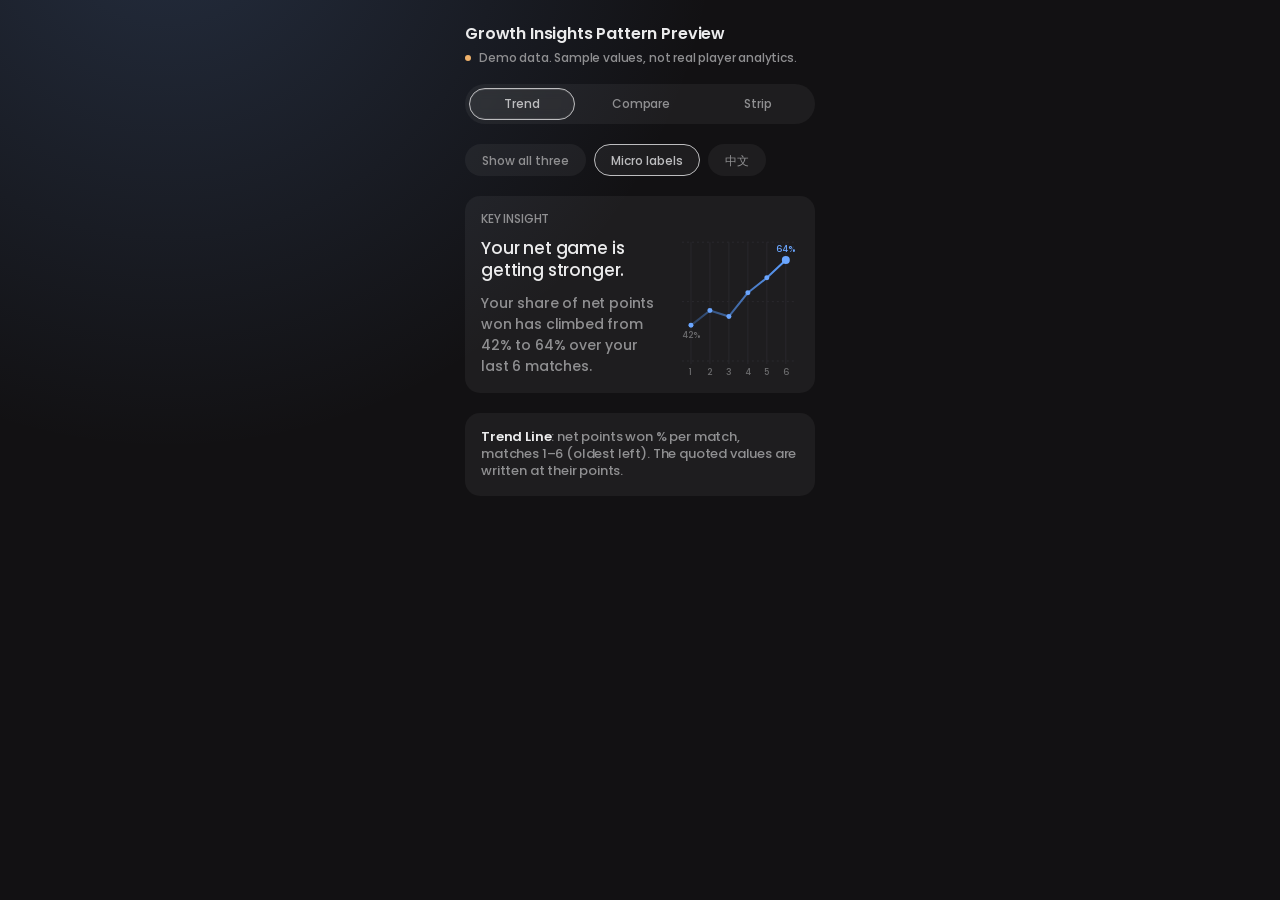
<file: project/prototypes/growth-insights-patterns.html>
<!DOCTYPE html>
<html lang="en">
<head>
<meta charset="utf-8">
<meta name="viewport" content="width=device-width, initial-scale=1, viewport-fit=cover">
<meta name="robots" content="noindex">
<title>Growth Insights Patterns</title>
<!--
  PROTOTYPE ONLY (Han, 2026-10-24): the split KeyInsight with its three charts, on demo data.
  The tile and charts are the V2 DS components (.rw-key.is-split, .rw-key-chart, key-chart.js); this page only
  feeds them sample data. Not wired to the app, the Grow engine or Supabase. Delete project/prototypes/ to remove.
-->
<link rel="stylesheet" href="../_ds/learning-app-design-system-e32a09db-3d6a-49a3-8d8c-ead805c40fc1/tokens/fonts.css">
<link rel="stylesheet" href="../_ds/learning-app-design-system-e32a09db-3d6a-49a3-8d8c-ead805c40fc1/tokens/colors.css">
<link rel="stylesheet" href="../_ds/learning-app-design-system-e32a09db-3d6a-49a3-8d8c-ead805c40fc1/tokens/typography.css">
<link rel="stylesheet" href="../_ds/learning-app-design-system-e32a09db-3d6a-49a3-8d8c-ead805c40fc1/tokens/spacing.css">
<link rel="stylesheet" href="../_ds/learning-app-design-system-e32a09db-3d6a-49a3-8d8c-ead805c40fc1/tokens/effects.css">
<link rel="stylesheet" href="../_ds/learning-app-design-system-e32a09db-3d6a-49a3-8d8c-ead805c40fc1/tokens/v2.css">
<link rel="stylesheet" href="../_ds/learning-app-design-system-e32a09db-3d6a-49a3-8d8c-ead805c40fc1/components-v2.css">
<script src="../_ds/learning-app-design-system-e32a09db-3d6a-49a3-8d8c-ead805c40fc1/key-chart.js"></script>
<style>
  /* Page chrome only; the tiles are DS components. */
  *{box-sizing:border-box;}
  html,body{margin:0;min-height:100%;background:var(--rw-bg-app);color:var(--rw-text-primary);font-family:var(--font-sans);-webkit-font-smoothing:antialiased;}
  .page{min-height:100vh;display:flex;justify-content:center;}
  .phone{width:100%;max-width:390px;padding:24px 20px 48px;display:flex;flex-direction:column;gap:20px;}
  .head{display:flex;flex-direction:column;gap:8px;}
  .head h1{font:var(--rw-type-appbar-title);letter-spacing:var(--rw-tracking);margin:0;}
  .demo{display:flex;align-items:center;gap:8px;font:var(--rw-type-caption);letter-spacing:var(--rw-tracking);color:var(--rw-text-secondary);}
  .demo i{width:6px;height:6px;border-radius:50%;background:var(--rw-loss);flex-shrink:0;}
  .opts{display:flex;flex-wrap:wrap;gap:8px;}
  .opts .rw-pill{background:var(--rw-surface-fill);}
  .stack{display:flex;flex-direction:column;gap:16px;}
  .label{font:var(--rw-type-caption);letter-spacing:var(--rw-tracking);color:var(--rw-chart-label-fg);margin:4px 0 -8px;}
  .note{display:flex;flex-direction:column;gap:6px;font:var(--rw-type-meta);letter-spacing:var(--rw-tracking);color:var(--rw-text-secondary);}
  .note b{font-weight:600;color:var(--rw-text-primary);}
</style>
</head>
<body>
<div class="page rw-scroll is-v2"><div class="phone">
  <div class="head">
    <h1 id="h-title"></h1>
    <div class="demo"><i></i><span id="h-demo"></span></div>
  </div>
  <div class="rw-surface rw-tabs is-sm" role="tablist" id="tabs"></div>
  <div class="opts" id="opts"></div>
  <div class="stack" id="stack"></div>
  <div class="rw-surface rw-tile note" id="note"></div>
</div></div>

<script>
// Demo data only, in the chart shape the Growth Insights Engine V2 will emit. Not real player analytics.
const DEMO = {
  trend: { pattern: 'trend', values: [42, 47, 45, 53, 58, 64], min: 30, max: 70, ticks: [30, 50, 70], unit: '%' },  // net points won %
  compare: { pattern: 'compare', values: [3, 2, 2, 1, 1, 1], split: 3, min: 0, max: 4, ticks: [0, 2, 4] },           // defensive mistakes: 7 then 3
  strip: { pattern: 'strip', values: [2, 0, 1, 3, 0, 2], min: 0, max: 4, ticks: [0, 2, 4] }                          // serve errors per match
};

const T = {
  en: {
    title: 'Growth Insights Pattern Preview', demo: 'Demo data. Sample values, not real player analytics.',
    eyebrow: 'Key insight', tabs: { trend: 'Trend', compare: 'Compare', strip: 'Strip' },
    all: 'Show all three', labels: 'Micro labels', lang: '中文',
    names: { trend: 'A · Trend Line', compare: 'B · Comparison Chart', strip: 'C · Match Strip' },
    trend: { t: 'Your net game is getting stronger.', b: 'Your share of net points won has climbed from 42% to 64% over your last 6 matches.' },
    compare: { t: 'Your defence is improving.', b: 'You mentioned defensive mistakes 3 times in your last 3 matches, compared with 7 in the previous 3.' },
    strip: { t: 'Serve errors keep showing up.', b: 'You made serve errors in 4 of your last 6 matches, 8 in total.' },
    notes: {
      trend: '<b>Trend Line</b>: net points won % per match, matches 1–6 (oldest left). The quoted values are written at their points.',
      compare: '<b>Comparison Chart</b>: defensive mistakes mentioned per match. Previous 3 in grey (7 in total), last 3 in blue (3 in total).',
      strip: '<b>Match Strip</b>: serve errors per match. Orange = it happened (4 of 6 matches, 8 in total), grey on the zero line = it didn\'t.'
    }
  },
  zh: {
    title: '成长洞察图形预览', demo: '演示数据，仅为示例数值，并非真实球员分析。',
    eyebrow: '关键洞察', tabs: { trend: '趋势线', compare: '对比图', strip: '比赛条' },
    all: '同时显示三个', labels: '小标签', lang: 'English',
    names: { trend: 'A · 趋势线', compare: 'B · 对比图', strip: 'C · 比赛条' },
    trend: { t: '你的网前越来越强了。', b: '最近 6 场，你的网前得分率从 42% 升到了 64%。' },
    compare: { t: '你的防守在进步。', b: '最近 3 场你提到防守失误 3 次，之前 3 场是 7 次。' },
    strip: { t: '发球失误反复出现。', b: '最近 6 场里有 4 场出现发球失误，一共 8 次。' },
    notes: {
      trend: '<b>趋势线</b>：每场网前得分占比，第 1–6 场（左边最早）。文字引用的数值直接标在对应的点上。',
      compare: '<b>对比图</b>：每场提到的防守失误。之前 3 场灰色（共 7 次），最近 3 场蓝色（共 3 次）。',
      strip: '<b>比赛条</b>：每场发球失误。橙色 = 出现了（6 场中 4 场，共 8 次），零线上的灰色 = 没有。'
    }
  }
};

const qs = new URLSearchParams(location.search);
const S = {
  pattern: ['trend', 'compare', 'strip'].includes(qs.get('p')) ? qs.get('p') : 'trend',
  all: qs.get('all') === '1',
  labels: qs.get('labels') !== '0',
  lang: qs.get('lang') === 'zh' || (!qs.get('lang') && /^zh/i.test(navigator.language)) ? 'zh' : 'en'
};

const el = (tag, cls, html) => { const n = document.createElement(tag); if (cls) n.className = cls; if (html != null) n.innerHTML = html; return n; };

// DS split KeyInsight: .rw-key.is-split > .rw-key-head + .rw-key-split > text + .rw-key-chart
function tile(kind, tx) {
  const t = el('div', 'rw-surface rw-tile rw-key is-split');
  t.innerHTML = `<div class="rw-key-head"><span class="rw-label">${tx.eyebrow}</span></div>
    <div class="rw-key-split"><div class="rw-key-split-text"><p class="rw-key-title">${tx[kind].t}</p><p class="rw-key-body">${tx[kind].b}</p></div><div class="rw-key-chart"></div></div>`;
  return t;
}

function render() {
  const tx = T[S.lang];
  document.documentElement.lang = S.lang === 'zh' ? 'zh-CN' : 'en';
  document.getElementById('h-title').textContent = tx.title;
  document.getElementById('h-demo').textContent = tx.demo;

  const tabs = document.getElementById('tabs'); tabs.innerHTML = '';
  ['trend', 'compare', 'strip'].forEach(k => {
    const on = !S.all && S.pattern === k, b = el('button', 'rw-tab' + (on ? ' is-active' : ''), tx.tabs[k]);
    b.setAttribute('role', 'tab'); b.setAttribute('aria-selected', on);
    b.onclick = () => { S.pattern = k; S.all = false; sync(); };
    tabs.appendChild(b);
  });

  const opts = document.getElementById('opts'); opts.innerHTML = '';
  [[tx.all, S.all, () => S.all = !S.all], [tx.labels, S.labels, () => S.labels = !S.labels], [tx.lang, false, () => S.lang = S.lang === 'zh' ? 'en' : 'zh']].forEach(([label, on, fn]) => {
    const b = el('button', 'rw-pill rw-pill-sm' + (on ? ' is-active' : ''), label);
    b.setAttribute('aria-pressed', on); b.onclick = () => { fn(); sync(); };
    opts.appendChild(b);
  });

  const kinds = S.all ? ['trend', 'compare', 'strip'] : [S.pattern];
  const stack = document.getElementById('stack'); stack.innerHTML = '';
  kinds.forEach(k => {
    if (S.all) stack.appendChild(el('div', 'label', tx.names[k]));
    const t = tile(k, tx);
    stack.appendChild(t);
    RWKeyChart.render(t.querySelector('.rw-key-chart'), { ...DEMO[k], labels: S.labels });
  });
  document.getElementById('note').innerHTML = kinds.map(k => `<div>${tx.notes[k]}</div>`).join('');
}

function sync() {
  const q = new URLSearchParams();
  q.set('p', S.pattern); if (S.all) q.set('all', '1'); if (!S.labels) q.set('labels', '0'); q.set('lang', S.lang);
  history.replaceState(null, '', '?' + q.toString());
  render();
}
render();
</script>
</body>
</html>
</file>
<file: project/_ds/learning-app-design-system-e32a09db-3d6a-49a3-8d8c-ead805c40fc1/tokens/fonts.css>
/* Poppins — matched by eye from the reference mock. Bundled from Google Fonts (scripts/vendor-assets.sh) so the
   iOS app never needs the network for type. */
@import url("../../../assets/fonts/poppins/poppins.css");
</file>
<file: project/_ds/learning-app-design-system-e32a09db-3d6a-49a3-8d8c-ead805c40fc1/tokens/colors.css>
:root {
  /* =========================================================
     1. PRIMITIVE TOKENS
     Raw color values. Components should usually use semantic
     tokens below instead of referencing these directly.
     ========================================================= */

  /* Brand */
  --accent-500: #d4f25c;
  --accent: var(--accent-500);

  /* Standalone app background */
  --app-background: #1b1a1d;

  /* Figma prototype accent and result colors */
  --blue-action: #0065ff;
  --blue-win: #6ba6ff;
  --blue-win-soft: #6798ff;
  --orange-loss: #f78406;

  /* Cool neutral scale — black to white (neutral-400 is #8F8F91) */
  --neutral-0: #000000;
  --neutral-75: #202020;
  --neutral-100: #242425;
  --neutral-200: #474749;
  --neutral-300: #6b6b6d;
  --neutral-400: #8f8f91;
  --neutral-500: #a6a6a8;
  --neutral-600: #bdbdbf;
  --neutral-700: #d4d4d5;
  --neutral-800: #ebebec;
  --neutral-900: #ffffff;

  /* Neutral / dark scale */
  --ink-0: #000000;
  --ink-1: #1b1a1d;
  --ink-2: #2a292e;
  --ink-3: #2c2b30;
  --ink-4: #3a393e;
  --ink-5: #4f4e53;
  --grey-400: #8f8f91;
  --grey-200: #c9c9cb;
  --white: #ffffff;

  /* Extended palette — inherited from the original prototype */
  --lilac-300: #e0d3f2;
  --lilac-500: #c5afe4;
  --lilac-600: #b197d2;
  --sage-100: #eaf0e7;
  --sage-300: #e8e9e0;
  --sage-500: #cfdecb;
  --butter-300: #fff3cf;
  --butter-500: #fee7a6;

  /* Figma primitive palette — imported from Badminton App / Section 2 */
  /* Blue */
  --blue-50: #e6eefc;
  --blue-75: #97bbf4;
  --blue-100: #6c9fef;
  --blue-200: #2d75e8;
  --blue-300: #0259e3;
  --blue-400: #013e9f;
  --blue-500: #01368a;

  /* Orange */
  --orange-50: #fff3e6;
  --orange-75: #ffce98;
  --orange-100: #ffba6d;
  --orange-200: #ff9c2e;
  --orange-300: #ff8803;
  --orange-400: #b35f02;
  --orange-500: #9c5302;

  /* Violet */
  --violet-1: #eaeaec;
  --violet-2: #cbccd1;
  --violet-3: #a3a3ac;
  --violet-4: #787885;
  --violet-5: #4f5061;
  --violet-6: #28293e;
  --violet-7: #222335;
  --violet-8: #1c1d2c;
  --violet-9: #171723;
  --violet-10: #12121c;

  /* Green */
  --green-50: #e6f9f1;
  --green-75: #98e6c4;
  --green-100: #6ddcac;
  --green-200: #2ecd88;
  --green-300: #03c370;
  --green-400: #02894e;
  --green-500: #027744;

  /* Yellow */
  --yellow-50: #fffae6;
  --yellow-75: #ffea97;
  --yellow-100: #ffe16c;
  --yellow-200: #ffd52d;
  --yellow-300: #ffcc02;
  --yellow-400: #b38f01;
  --yellow-500: #9c7c01;

  /* Cyan */
  --cyan-50: #e6fafc;
  --cyan-75: #96ebf1;
  --cyan-100: #6be3eb;
  --cyan-200: #2bd6e3;
  --cyan-300: #00cedd;
  --cyan-400: #00909b;
  --cyan-500: #007e87;

  /* Purple */
  --purple-50: #f0e6fa;
  --purple-75: #c096eb;
  --purple-100: #a66be2;
  --purple-200: #802bd6;
  --purple-300: #6600cd;
  --purple-400: #470090;
  --purple-500: #3e007d;
  /* Red */
  --red-50: #ffefef;
  --red-75: #ffbcbc;
  --red-100: #ffa0a0;
  --red-200: #ff7878;
  --red-300: #ff5c5c;
  --red-400: #b34040;
  --red-500: #9c3838;

  /* =========================================================
     2. SEMANTIC TOKENS
     Describe what a color does, not what the color looks like.
     New product UI should prefer these tokens.
     ========================================================= */

  /* Background */
  --bg-primary: var(--app-background);
  --bg-secondary: var(--ink-2);

  /* Surface */
  --surface-primary: var(--violet-6);
  --surface-secondary: var(--violet-7);
  --surface-muted: var(--violet-8);
  --surface-inset-light: rgba(255, 255, 255, .55);

  /* Text */
  --text-primary: var(--neutral-800);
  --text-secondary: var(--neutral-400);
  --text-tertiary: var(--neutral-300);
  --text-inverse: var(--ink-1);

  /* Ghost button */
  --ghost-button-outline: var(--neutral-200);
  --ghost-button-outline-highlight: var(--neutral-600);

  /* Input field */
  --input-field-text-default: var(--neutral-300);
  --input-field-bg: var(--neutral-75);
  --input-field-outline: var(--neutral-200);

  /* Border */
  --border-default: var(--violet-5);
  /* Hairline between sections inside a tile: a quiet grey a step lighter than --surface-primary. */
  --divider: var(--neutral-200);
  /* Round icon badge (avatar-style circle) inside a tile or row: one fill and one soft-white icon everywhere. */
  --icon-badge-bg: var(--surface-muted);
  --icon-badge-fg: var(--neutral-600);
  /* Outline of an unselected control: ghost buttons (+ / −), radio circles, checkboxes. Same colour and weight everywhere. */
  --control-outline: var(--ghost-button-outline);
  /* Selected radio / checkbox: off-white fill with a dark check (same pair as a selected chip). */
  --control-selected-bg: var(--text-primary);
  --control-selected-fg: var(--text-inverse);
  --border-strong: var(--white);

  /* Action */
  --action-primary: var(--blue-300);
  --action-on-primary: var(--neutral-800);
  --action-secondary: var(--app-background);

  /* Bottom navigation */
  --bottom-nav-outline: var(--neutral-100);

  /* Circular icon button */
  --icon-button-bg: var(--neutral-75);

  /* Filter pill */
  --filter-pill-bg: var(--neutral-75);
  --filter-pill-text-default: var(--text-secondary);
  --filter-pill-text-selected: var(--text-primary);
  --filter-pill-border-selected: var(--ghost-button-outline-highlight);

  /* Score pill */
  --score-pill-bg: var(--violet-7);

  /* Match result */
  --status-win: var(--blue-100);
  --status-loss: var(--orange-200);
  /* Feedback */
  --status-error: var(--rw-color-status-error);   /* V1 alias of the V2 error red (#F28C85, Han 2026-10-25) */

  /* Illustration — empty, error, success and connection states */
  --illustration-backdrop: var(--blue-100);
  --illustration-line: var(--blue-100);
  --illustration-fill: var(--blue-200);
  --illustration-surface: var(--bg-primary);
  --illustration-detail: var(--blue-50);

  /* Progress */
  --progress-active: var(--blue-100);
  --progress-inactive: var(--violet-8);
  --progress-start: var(--progress-active);
  --progress-end: var(--progress-inactive);
  --progress-track: var(--progress-inactive);


  /* =========================================================
     3. COMPATIBILITY ALIASES
     Keep older prototype names working while the app gradually
     moves to the semantic token names above.
     ========================================================= */

  --bg-app: var(--bg-primary);
  --bg-canvas: var(--bg-secondary);

  --surface-raised: var(--surface-primary);
  --surface-chip: var(--surface-primary);
  --surface-card-lilac: var(--lilac-500);
  --surface-card-sage: var(--sage-500);
  --surface-card-butter: var(--butter-500);

  --text-on-dark: var(--text-primary);
  --text-on-dark-muted: var(--text-secondary);
  --text-on-dark-subtle: var(--text-tertiary);
  --text-on-light: var(--text-inverse);
  --text-on-light-muted: rgba(27, 26, 29, .55);

  --border-dark: var(--border-default);
  --border-active: var(--border-strong);
}
</file>
<file: project/_ds/learning-app-design-system-e32a09db-3d6a-49a3-8d8c-ead805c40fc1/tokens/typography.css>
:root{
/* =========================================================
   TYPOGRAPHY PRIMITIVES
   ========================================================= */

/* Family */
--font-family-sans:"Poppins",system-ui,sans-serif;

/* Weight */
--font-weight-regular:400;/* @kind font */
--font-weight-medium:500;/* @kind font */
--font-weight-semibold:600;/* @kind font */

/* Size */
--font-size-10:10px;
--font-size-12:12px;
--font-size-14:14px;
--font-size-16:16px;
--font-size-20:20px;
--font-size-24:24px;
--font-size-32:32px;
--font-size-40:40px;
--font-size-52:52px;

/* Line height */
--line-height-12:12px;
--line-height-16:16px;
--line-height-20:20px;
--line-height-24:24px;
--line-height-28:28px;
--line-height-32:32px;
--line-height-40:40px;
--line-height-52:52px;

/* Numeric behavior */
--font-variant-numeric-metric:tabular-nums;


/* =========================================================
   SEMANTIC TYPOGRAPHY
   ========================================================= */

/* Heading */
--type-heading-xl:var(--font-weight-semibold) var(--font-size-32)/var(--line-height-40) var(--font-family-sans);
--type-heading-l:var(--font-weight-semibold) var(--font-size-24)/var(--line-height-32) var(--font-family-sans);
--type-heading-m:var(--font-weight-semibold) var(--font-size-20)/var(--line-height-24) var(--font-family-sans);
--type-heading-s:var(--font-weight-semibold) var(--font-size-16)/var(--line-height-20) var(--font-family-sans);

/* Body */
--type-body-l:var(--font-weight-regular) var(--font-size-16)/var(--line-height-24) var(--font-family-sans);
--type-body-m:var(--font-weight-regular) var(--font-size-14)/var(--line-height-20) var(--font-family-sans);

/* Label */
--type-label-m:var(--font-weight-medium) var(--font-size-12)/var(--line-height-16) var(--font-family-sans);
--type-label-s:var(--font-weight-medium) var(--font-size-10)/var(--line-height-12) var(--font-family-sans);

/* Metric */
--type-metric-l:var(--font-weight-medium) var(--font-size-52)/var(--line-height-52) var(--font-family-sans);
--type-metric-m:var(--font-weight-medium) var(--font-size-40)/var(--line-height-40) var(--font-family-sans);
--type-metric-s:var(--font-weight-medium) var(--font-size-24)/var(--line-height-28) var(--font-family-sans);


/* =========================================================
   LEGACY / COMPATIBILITY
   Keep existing components visually unchanged during migration.
   ========================================================= */

--font-sans:"Poppins",system-ui,sans-serif;
--fw-light:300;/* @kind font */
--fw-regular:400;/* @kind font */
--fw-medium:500;/* @kind font */
--fw-semibold:600;/* @kind font */

--fs-display:34px;
--lh-display:1.28;/* @kind font */
--fs-h1:32px;
--lh-h1:1.3;/* @kind font */
--fs-h2:22px;
--lh-h2:1.35;/* @kind font */
--fs-h3:19px;
--lh-h3:1.35;/* @kind font */
--fs-stat:40px;
--lh-stat:1;/* @kind font */
--fs-body:16px;
--lh-body:1.5;/* @kind font */
--fs-sm:15px;
--lh-sm:1.45;/* @kind font */
--fs-xs:13px;
--lh-xs:1.4;/* @kind font */
--fs-2xs:11px;
--ls-display:.01em;/* @kind font */
--numeric-variant-data:var(--font-variant-numeric-metric);/* @kind font */

--type-display:var(--fw-semibold) var(--fs-display)/var(--lh-display) var(--font-sans);
--type-title:var(--fw-semibold) var(--fs-h1)/var(--lh-h1) var(--font-sans);
--type-card-title:var(--fw-medium) var(--fs-h2)/var(--lh-h2) var(--font-sans);
--type-section:var(--fw-medium) var(--fs-h3)/var(--lh-h3) var(--font-sans);
--type-body:var(--fw-regular) var(--fs-body)/var(--lh-body) var(--font-sans);
--type-caption:var(--fw-regular) var(--fs-xs)/var(--lh-xs) var(--font-sans);
}

/* Semantic utility classes for future migration. */
.type-heading-xl{font:var(--type-heading-xl);}
.type-heading-l{font:var(--type-heading-l);}
.type-heading-m{font:var(--type-heading-m);}
.type-heading-s{font:var(--type-heading-s);}
.type-body-l{font:var(--type-body-l);}
.type-body-m{font:var(--type-body-m);}
.type-label-m{font:var(--type-label-m);}
.type-label-s{font:var(--type-label-s);}
.type-metric-l{font:var(--type-metric-l);font-variant-numeric:var(--font-variant-numeric-metric);}
.type-metric-m{font:var(--type-metric-m);font-variant-numeric:var(--font-variant-numeric-metric);}
.type-metric-s{font:var(--type-metric-s);font-variant-numeric:var(--font-variant-numeric-metric);}

/* Legacy numeric utility. */
.type-numeric-data{font-variant-numeric:var(--font-variant-numeric-metric);}
</file>
<file: project/_ds/learning-app-design-system-e32a09db-3d6a-49a3-8d8c-ead805c40fc1/tokens/spacing.css>
:root{
--space-1:4px;--space-2:8px;--space-3:12px;--space-4:16px;--space-5:20px;--space-6:24px;--space-8:32px;--space-10:40px;
--screen-pad:20px;
--card-pad:22px;
--stack-gap:12px;
--radius-sm:10px;--radius-md:20px;--radius-lg:26px;--radius-xl:34px;--radius-pill:999px;
--size-icon-btn:56px;--size-action:50px;--size-chip:44px;--size-avatar:58px;
/* Round icon badge / initials avatar inside tiles and rows: one size, icon 18px inside. */
--size-icon-badge:40px;
/* Stroke of an unselected control outline (see --control-outline). */
--control-outline-width:1px;
--screen-w:390px;
}
</file>
<file: project/_ds/learning-app-design-system-e32a09db-3d6a-49a3-8d8c-ead805c40fc1/tokens/effects.css>
:root{
--shadow-none:none;
--shadow-tooltip:0 2px 8px rgba(0,0,0,.12);
--shadow-stack:0 8px 0 -2px var(--ink-4);
--ease-out:cubic-bezier(.2,.7,.2,1);/* @kind other */
--dur-fast:140ms;/* @kind other */
--dur-base:220ms;/* @kind other */
--gradient-progress:linear-gradient(90deg,var(--progress-start),var(--progress-end));
}
</file>
<file: project/_ds/learning-app-design-system-e32a09db-3d6a-49a3-8d8c-ead805c40fc1/tokens/v2.css>
/* =========================================================
   RALLYWISE DESIGN SYSTEM V2: TOKENS
   Source: Figma "Badminton App": Foundation paint styles, the Design System page (159:5834)
   and the Matches screen (199:3497), which is the reference for every value below.
   Three layers. Components use component or semantic tokens only, never primitives or hex.
   Added beside the V1 tokens so screens not yet moved to V2 keep their current look.
   ========================================================= */
:root {
  /* ---------- 1. Primitives: the full Figma Foundation palette (Section 2, node 3:1854), same names ----------
     Values come from the Foundation paint styles. The palette sheet's text labels for Blue and Orange still show
     older values (e.g. B100 #6C9FEF); the paint styles, which the screens use, win. */
  /* Blue */
  --rw-b50:               #e6f0ff;
  --rw-b75:               #96c0ff;
  --rw-b100:              #6ba6ff;
  --rw-b200:              #2b7fff;
  --rw-b300:              #0065ff;
  --rw-b400:              #0047b3;
  --rw-b500:              #003e9c;
  /* Orange */
  --rw-o50:               #fef3e6;
  --rw-o75:               #fccd99;
  --rw-o100:              #efb16a;
  --rw-o200:              #f89930;
  --rw-o300:              #f78406;
  --rw-o400:              #ad5c04;
  --rw-o500:              #975104;
  /* Ocean */
  --rw-ocean-50:          #e6fafc;
  --rw-ocean-75:          #96ebf1;
  --rw-ocean-100:         #6be3eb;
  --rw-ocean-200:         #2bd6e3;
  --rw-ocean-300:         #00cedd;
  --rw-ocean-400:         #00909b;
  --rw-ocean-500:         #007e87;
  /* Green */
  --rw-g50:               #e6f9f1;
  --rw-g75:               #98e6c4;
  --rw-g100:              #6ddcac;
  --rw-g200:              #2ecd88;
  --rw-g300:              #03c370;
  --rw-g400:              #02894e;
  --rw-g500:              #027744;
  /* Yellow */
  --rw-y50:               #fffae6;
  --rw-y75:               #ffea97;
  --rw-y100:              #ffe16c;
  --rw-y200:              #ffd52d;
  --rw-y300:              #ffcc02;
  --rw-y400:              #b38f01;
  --rw-y500:              #9c7c01;
  /* Purple */
  --rw-p50:               #f0e6fa;
  --rw-p75:               #c096eb;
  --rw-p100:              #a66be2;
  --rw-p200:              #802bd6;
  --rw-p300:              #6600cd;
  --rw-p400:              #470090;
  --rw-p500:              #3e007d;
  /* Red */
  --rw-r50:               #ffefef;
  --rw-r75:               #ffbcbc;
  --rw-r100:              #ffa0a0;
  --rw-r150:              #f28c85;   /* Error red, between R100 and R200 in brightness (Han 2026-10-25) */
  --rw-r200:              #ff7878;
  --rw-r300:              #ff5c5c;
  --rw-r350:              #b95454;   /* Destructive red, between R300 and R400 (Han 2026-10-26): destructive button fill */
  --rw-r400:              #b34040;
  --rw-r500:              #9c3838;
  /* Red (second red family in the Foundation styles, "red-50/100/800"; used by the Toast, Figma 360:7533) */
  --rw-red-50:            #ffebeb;
  --rw-red-100:           #ffc2c2;
  --rw-red-800:           #8c2020;
  /* Violet */
  --rw-violet-1:          #eaeaec;
  --rw-violet-2:          #cbccd1;
  --rw-violet-3:          #a3a3ac;
  --rw-violet-4:          #787885;
  --rw-violet-5:          #4f5061;
  --rw-violet-6:          #28293e;
  --rw-violet-7:          #222335;
  --rw-violet-8:          #1c1d2c;
  --rw-violet-9:          #171723;
  --rw-violet-10:         #12121c;
  /* Neutral */
  --rw-n0:                #000000;
  --rw-n75:               #202020;
  --rw-n100:              #242425;
  --rw-n150:              #2c2c2c;
  --rw-n200:              #474749;
  --rw-n300:              #6b6b6d;
  --rw-n400:              #8f8f91;
  --rw-n500:              #a6a6a8;
  --rw-n600:              #bdbdbf;
  --rw-n700:              #d4d4d5;
  --rw-n800:              #ebebec;
  --rw-n900:              #ffffff;
  /* PurpleGrey */
  --rw-purplegrey-50:     #eaeaea;
  --rw-purplegrey-100:    #bdbdbe;
  --rw-purplegrey-200:    #9d9d9f;
  --rw-purplegrey-300:    #707073;
  --rw-purplegrey-400:    #555458;
  --rw-purplegrey-500:    #2a292e;
  --rw-purplegrey-600:    #26252a;
  --rw-purplegrey-700:    #1e1d21;
  --rw-purplegrey-800:    #171719;
  --rw-purplegrey-900:    #121113;
  /* Effects and gradients */
  --rw-glassfill: rgba(255, 255, 255, .05);                              /* GlassFill: #FFFFFF at 5% */
  --rw-highlightfill: rgba(255, 255, 255, .08);                          /* Highlight Fill: #FFFFFF at 8% (Log Match, 207:7730) */
  --rw-inactivefill: rgba(255, 255, 255, .03);                           /* Inactive Fill: #FFFFFF at 3% */
  --rw-blue-gradient-01-from: #5b9dff;                                   /* Blue Gradient 01 start (also Blue Gradient 02 start) */
  --rw-blue-gradient-01-to: #2c3f5c;                                     /* Blue Gradient 01 end */
  --rw-blue-gradient-02-to: rgba(55, 94, 153, .8);                       /* Blue Gradient 02 end */
  --rw-blue-gradient-01-stops: var(--rw-blue-gradient-01-from) 0%, var(--rw-blue-gradient-01-to) 100%; /* Blue Gradient 01 stops, reused at another angle */
  --rw-blue-gradient-01: linear-gradient(90deg, var(--rw-blue-gradient-01-stops)); /* Blue Gradient 01 */
  --rw-blue-gradient-01-8: linear-gradient(90deg, rgba(91, 157, 255, .08) 0%, rgba(44, 63, 92, .08) 100%); /* Blue Gradient 01 at 8% (InlineBanner) */
  --rw-blue-gradient-02: linear-gradient(180deg, var(--rw-blue-gradient-01-from) 0%, var(--rw-blue-gradient-02-to) 100%); /* Blue Gradient 02 (vertical) */
  --rw-orange-gradient-stops: #efb16a 0%, #212328 100%;                  /* OrangeGrad stops, reused at another angle */
  --rw-orange-gradient: linear-gradient(180deg, var(--rw-orange-gradient-stops)); /* OrangeGrad (vertical): O100 -> #212328, Figma paint style */
  /* Input Border Gradient (voice transcript card stroke, 213:7972): B100 at 50% -> clear at 51% -> B100 at 50%.
     Figma's middle stop is #C4DCFF at 0% alpha; it is fully transparent, so it is written as B100 at 0%.
     Stops are Figma's 0 / 51% / 100% re-projected onto the CSS gradient line of the 350 x 302 card at 130deg. */
  --rw-input-border-gradient: linear-gradient(130deg, color-mix(in srgb, var(--rw-b100) 50%, transparent) 1.5%, color-mix(in srgb, var(--rw-b100) 0%, transparent) 65.7%, color-mix(in srgb, var(--rw-b100) 50%, transparent) 127.3%);

  /* ---------- 2. Semantic tokens: what a colour is for ---------- */
  /* Backgrounds and surfaces */
  --rw-color-bg-app: var(--rw-purplegrey-900);
  --rw-color-bg-glow: radial-gradient(circle 552.5px at 167.5px -102.5px, rgba(108, 159, 239, .2) 0%, rgba(91, 157, 255, 0) 100%); /* Ellipse 2: #6C9FEF -> #5B9DFF, 20% */
  --rw-color-surface: var(--rw-glassfill);            /* content in the page: tiles, pills */
  --rw-color-surface-glass: var(--rw-glassfill);      /* floating controls, with the glass effect */
  --rw-color-surface-selected: var(--rw-glassfill);      /* same fill as glass surfaces (Han, consolidate) */
  /* Text */
  --rw-color-text-primary: var(--rw-n800);
  --rw-color-text-secondary: var(--rw-n400);
  --rw-color-text-body: var(--rw-n600);       /* sheet body copy (Info sheet, Figma 342:12303) */
  --rw-color-text-tertiary: var(--rw-n300);           /* chart axis labels */
  --rw-color-text-inactive: var(--rw-n500);           /* unselected nav items */
  --rw-color-text-on-selected: var(--rw-n600);
  --rw-color-text-on-action: var(--rw-n75);
  --rw-color-text-highlight: linear-gradient(90deg, var(--rw-n800) 0%, var(--rw-b100) 100%); /* greeting title */
  /* Actions and borders */
  --rw-color-action-primary: var(--rw-n800);
  --rw-color-border-selected: var(--rw-n600);         /* every selected outline: pills, nav item, radios, focus ring (Han) */
  /* Status and data */
  --rw-color-status-win: var(--rw-b100);
  --rw-color-status-loss: var(--rw-o100);
  --rw-color-data-fill: var(--rw-blue-gradient-01);
  --rw-color-data-fill-vertical: var(--rw-blue-gradient-02); /* vertical bars */
  --rw-color-data-fill-vertical-down: var(--rw-orange-gradient); /* vertical bars when win rate is falling (Figma 360:7620) */
  --rw-color-data-track: var(--rw-purplegrey-500);
  --rw-color-data-neutral: var(--rw-n200);            /* a neutral / inactive data point, e.g. a match without the thing (Han, 2026-10-24) */
  --rw-color-data-earlier: var(--rw-n300);            /* the previous / earlier series in a comparison (Han, 2026-10-24) */
  /* Voice Log Match (Figma 207:7730, Review 217:8404 / 248:2470) */
  --rw-color-surface-input: var(--rw-inactivefill);   /* Figma 207:7730 card uses Inactive Fill (Han, 2026-10-22) */
  --rw-color-surface-done: var(--rw-highlightfill);     /* a recognised item */
  --rw-color-border-banner: var(--rw-n100);
  --rw-color-surface-banner: var(--rw-blue-gradient-01-8);   /* in-content prompt, e.g. InlineBanner */
  --rw-color-surface-highlight: var(--rw-highlightfill); /* raised control inside a surface, e.g. the Plus button on an empty player slot */
  --rw-color-surface-pending: var(--rw-inactivefill);   /* an item not heard yet */
  --rw-color-border-input-active: var(--rw-input-border-gradient);
  --rw-color-border-pending: var(--rw-n400);           /* dashed ring (Figma N400) */
  --rw-color-mark-done: var(--rw-b75);
  --rw-color-mark-done-icon: var(--rw-b300);          /* check on the B75 dot (Figma Pills ChatBox 216:8356, Han 2026-10-22) */
  --rw-color-status-recording: var(--rw-g100);
  --rw-color-data-wave: var(--rw-b100);                 /* Figma #6C9FEF is the palette sheet's old B100 label */
  --rw-color-status-warning: var(--rw-y400);
  --rw-color-border-warning: var(--rw-y500);
  --rw-color-surface-warning: color-mix(in srgb, var(--rw-o75) 8%, transparent); /* O75 at 8% */
  --rw-color-scrim: color-mix(in srgb, var(--rw-n75) 50%, transparent);      /* behind a sheet: N75 at 50% (Figma 236:9207) */
  /* Avatars */
  --rw-color-avatar-bg: var(--rw-n150);              /* the gradient end colour (at 10%) */
  /* Han, 2026-10-25: the whole avatar background at 70% (it read too dark on the Players sheet), so both stops x0.7. */
  --rw-color-avatar-grad-from: color-mix(in srgb, #3e3e3e 70%, transparent); /* gradient start: Figma 360:8020 unbound #3E3E3E (Han approved, 2026-10-23), at 70% */
  --rw-color-avatar-grad-to: color-mix(in srgb, var(--rw-color-avatar-bg) 35%, transparent); /* gradient end: N150 at 35% (Figma 10%; Han chose 50%, 2026-10-23; x0.7 on 2026-10-25) */
  --rw-color-avatar-fg: var(--rw-n600);               /* letter N600 (Figma 360:8022) */
  --rw-color-avatar-me-bg: var(--rw-b75);             /* your own avatar (Han, 2026-10-23: Figma Player 228:8826) */
  --rw-color-avatar-me-fg: var(--rw-n75);             /* Figma #1B1A1D is unbound; nearest Foundation N75 */
  --rw-color-surface-input-filled: var(--rw-purplegrey-500); /* search field holding a value (Figma 329:7330) */
  /* Result and Notes sheets (Figma 349:3528, 349:3793; Han approved 2026-10-23) */
  /* Insights / Grow (Figma 203:5215; pending Han's review, 2026-10-24) */
  --rw-color-divider: var(--rw-n150);                 /* line inside a tile (Figma Tile full wide / half width) */
  --rw-color-status-error: var(--rw-r150);            /* the ONE error red: error text, borders and icons everywhere, 100% opacity (Han 2026-10-25) */
  --rw-color-action-destructive: var(--rw-r350);      /* destructive button fill: Delete Match / Account / Focus (Han 2026-10-26) */
  --rw-color-text-on-destructive: var(--rw-n800);     /* label on the destructive fill (3.95:1; N75 was 3.46:1) */
  --rw-color-text-accent: var(--rw-b100);             /* TRY NEXT label in Build Next (Figma #6BA6FF) */
  --rw-color-icon-accent: var(--rw-b100);             /* icon in the Avatar "Fancy" badge */
  --rw-color-border-icon-badge: linear-gradient(120deg, color-mix(in srgb, var(--rw-b100) 60%, transparent) 0%, color-mix(in srgb, var(--rw-b100) 5%, transparent) 100%); /* Figma shows B 5% at the faded end */
  --rw-color-select-win: var(--rw-b75);              /* selected W on the W / L check (Figma CheckBoxes 348:13628) */

  /* Back-compat names used by screens and the IconButton component */
  --rw-bg-app: var(--rw-color-bg-app);
  --rw-bg-app-glow: var(--rw-color-bg-glow);
  --rw-text-primary: var(--rw-color-text-primary);
  --rw-text-secondary: var(--rw-color-text-secondary);

  /* ---------- Effects ---------- */
  /* Liquid Glass, effect style "Default Glass": frost 11, refraction 0.31, depth 38, light 331deg at 20%,
     dispersion 0.61, splay 0.17. CSS has frost (Figma radius 11 = blur 5.5px) and the edge light it draws
     (strong top, softer bottom, faint sides; sampled from Figma renders). Refraction is not reproduced. */
  --rw-glass-fill: var(--rw-color-surface-glass);
  --rw-glass-effect: blur(5.5px);
  --rw-glass-rim: inset 0 1px 0 rgba(255, 255, 255, .12), inset 0 -1px 0 rgba(255, 255, 255, .07), inset 0 0 0 1px rgba(255, 255, 255, .02);

  /* ---------- 3. Component tokens ---------- */
  /* Tile Container */
  --rw-surface-fill: var(--rw-color-surface);
  --rw-tile-radius: 15px;
  --rw-tile-pad: 16px;
  /* Button: Primary/Large and Icon/Medium */
  --rw-btn-primary-bg: var(--rw-color-action-primary);
  --rw-btn-primary-fg: var(--rw-color-text-on-action);
  --rw-btn-primary-h: 52px;
  --rw-btn-danger-bg: var(--rw-color-action-destructive);
  --rw-btn-danger-fg: var(--rw-color-text-on-destructive);
  /* EmptyState + illustrations (empty, error, offline states). No Figma frame; built from existing V2 tokens.
     Illustrations keep their drawings and move from V1 blue-50/100/200 + bg-primary to the matching V2 Foundation styles. */
  --rw-empty-title-fg: var(--rw-color-text-primary);
  --rw-empty-body-fg: var(--rw-color-text-secondary);
  --rw-illustration-line: var(--rw-b100);
  --rw-illustration-fill: var(--rw-b200);
  --rw-illustration-detail: var(--rw-b50);
  /* Backdrop circle (Han, 2026-10-26, after trying Soft Glow), proportions measured from Han's reference set:
     the circle masks the drawing's base along its arc (FRAME in illustrations.js scales each drawing), title 25% of the
     circle below it. The B100 tint is strongest at the top and is gone by ~88%, so the circle's base melts into the page. */
  --rw-illustration-backdrop: linear-gradient(180deg, color-mix(in srgb, var(--rw-b75) 12%, transparent) 0%, color-mix(in srgb, var(--rw-b75) 7%, transparent) 40%, color-mix(in srgb, var(--rw-b75) 2%, transparent) 75%, transparent 100%); /* B75, kept faint (Han 05:20, 05:26) */
  --rw-illus-box-size: 128px;       /* circle */
  --rw-illus-title-gap: 32px;       /* circle to title */
  --rw-illus-box-size-compact: 112px;   /* dense screens: Matches, Insights, Player profile */
  --rw-illus-title-gap-compact: 28px;
  --rw-illustration-surface: var(--rw-color-bg-app);
  --rw-icon-btn-size: 40px;
  /* InlineBanner (Figma Foundation 333:8797): a reusable in-content prompt, e.g. "Who is “Chris”?" (Han, 2026-10-23).
     Fill is Blue Gradient 01 at 8% (unbound in Figma, same stops), border N100. */
  --rw-banner-bg: var(--rw-color-surface-banner);
  --rw-banner-border: var(--rw-color-border-banner);
  --rw-banner-radius: 10px;
  /* Toast (Figma 360:7533): light fill, dark badge with a light icon, dark text. */
  --rw-toast-radius: 10px;
  --rw-toast-pad: 16px;
  --rw-toast-title-fg: var(--rw-n75);
  --rw-toast-body-fg: var(--rw-n100);
  --rw-toast-close-fg: var(--rw-n75);
  --rw-toast-success-bg: var(--rw-g50);   --rw-toast-success-badge: var(--rw-g500);   --rw-toast-success-icon: var(--rw-g100);
  --rw-toast-error-bg: var(--rw-red-50);  --rw-toast-error-badge: var(--rw-red-800);  --rw-toast-error-icon: var(--rw-red-100);   /* Figma Toast 360:7533 (Han 2026-10-26: must match Figma; exception to the one error red) */
  --rw-toast-info-bg: var(--rw-b50);      --rw-toast-info-badge: var(--rw-b400);      --rw-toast-info-icon: var(--rw-b75);
  --rw-toast-warning-bg: var(--rw-y50);   --rw-toast-warning-badge: var(--rw-o500);   --rw-toast-warning-icon: var(--rw-y75);
  --rw-type-banner-title: 600 16px/14px var(--font-sans);
  --rw-type-toast-title: 600 14px/14px var(--font-sans);   /* Toast headline (Figma 14px SemiBold) */
  --rw-type-toast-body: 500 14px/14px var(--font-sans);    /* Toast secondary copy (Figma 14px Medium) */
  /* Button: Secondary/Medium (Figma Button 171:12473). The fill follows its surface (Han, 2026-10-23):
     purplegrey-500 on the page, Highlight Fill on a tile or banner. */
  --rw-btn-secondary-h: 32px;
  --rw-btn-secondary-bg: var(--rw-color-surface-input-filled);
  --rw-btn-secondary-bg-on-surface: var(--rw-color-surface-highlight);
  --rw-btn-secondary-fg: var(--rw-color-text-primary);
  --rw-type-btn-secondary: 500 12px/13px var(--font-sans);
  /* IconButton "add" (Figma Player, State=Unselected 228:8836): Highlight Fill, N600 ring and icon (Han: active border, label and icon N600) */
  --rw-icon-btn-add-bg: var(--rw-color-surface-highlight);
  --rw-icon-btn-add-border: var(--rw-color-border-selected);
  --rw-icon-btn-add-fg: var(--rw-color-text-on-selected);
  /* Player row (Figma Player 228:8835; Han approved 2026-10-23, reuses Avatar and IconButton) */
  --rw-player-h: 48px;
  --rw-player-warning-border: var(--rw-color-status-warning);  /* Y400, Figma Player Warning=Yes (Han 2026-10-23) */
  /* Search + results (Han 2026-10-25): 12px from the Search bar to the list, 4px between Player rows */
  --rw-search-results-gap: 12px;
  --rw-player-list-gap: 4px;
  /* Pills */
  --rw-pill-h: 32px;
  --rw-pill-fg: var(--rw-color-text-secondary);
  --rw-pill-active-border: var(--rw-color-border-selected);
  --rw-pill-active-fg: var(--rw-color-text-on-selected); /* active border, label and icon are all N600 (Han, 2026-10-23) */
  /* Graphs / Simple bar */
  --rw-bar-track: var(--rw-color-data-track);
  --rw-bar-fill: var(--rw-color-data-fill);
  /* Match Result */
  --rw-win: var(--rw-color-status-win);
  --rw-loss: var(--rw-color-status-loss);
  --rw-draw: var(--rw-color-text-secondary);          /* tied record (shown as "1W : 1L", not "Draw"), neutral N400 (Han, 2026-10-23) */
  /* Avatar / Letter */
  --rw-avatar-bg: var(--rw-color-avatar-bg);
  /* Letter avatar gradient (Han, 2026-10-23): one pair of colours, six directions. Each player gets one direction
     from a hash of their ID (.is-dir-1 ... .is-dir-6), so it looks random but stays the same everywhere.
     The angle is set on the avatar itself (--rw-avatar-angle in components-v2.css). */
  --rw-avatar-grad-from: var(--rw-color-avatar-grad-from);
  --rw-avatar-grad-to: var(--rw-color-avatar-grad-to);
  --rw-avatar-fg: var(--rw-color-avatar-fg);
  --rw-avatar-lg-size: 64px;                         /* Profile header (pending Han) */
  --rw-avatar-me-bg: var(--rw-color-avatar-me-bg);
  --rw-avatar-me-fg: var(--rw-color-avatar-me-fg);
  /* Search bar (Figma 329:7330; Han approved a reusable search component, 2026-10-23) */
  /* Detail page (centred App bar): 40px from the App bar to the first component, 24px between components (Han 2026-10-25) */
  --rw-page-head-gap: 40px;
  --rw-page-gap: 24px;
  /* Between sections (a titled block, or a form's main button) on every screen (Han 2026-10-26: one value, 40) */
  --rw-section-gap: 40px;
  --rw-search-h: 48px;
  --rw-search-pad-x: 18px;
  --rw-search-input-pad-x: 2px;
  /* Input row (label inside the tile, Han 2026-10-25): notes under the tile line up with the row text */
  --rw-field-inset: var(--rw-tile-pad);
  --rw-input-row-h: 64px;
  --rw-input-list-gap: 8px;
  --rw-input-row-radius: 10px;
  --rw-input-row-pad-top: 15px;
  --rw-input-row-pad-bottom: 11px;
  --rw-search-bg: var(--rw-color-surface);
  --rw-search-bg-filled: var(--rw-color-surface-input-filled);
  --rw-search-border-active: var(--rw-color-border-selected);
  --rw-search-fg: var(--rw-color-text-secondary);
  --rw-search-fg-active: var(--rw-color-text-primary);
  --rw-search-caret: var(--rw-color-text-on-selected);
  /* Graphs / Large bar (form chart) */
  --rw-form-bar-track: var(--rw-color-data-track);
  --rw-form-bar-fill: var(--rw-color-data-fill-vertical);
  --rw-form-bar-fill-down: var(--rw-color-data-fill-vertical-down);
  /* Score gap bar (Performance breakdown, Avg. Score Gap): fill grows out from the zero line, brightest at zero like
     every other bar in the tile. Same stops as Blue Gradient 01 (gap > 0) and OrangeGrad (gap < 0), only the angle
     follows the direction of growth. Zero line: 1px, 12px tall, three 2px N300 dashes (top, middle, bottom). */
  --rw-gap-fill-up: linear-gradient(90deg, var(--rw-blue-gradient-01-stops));
  --rw-gap-fill-down: linear-gradient(270deg, var(--rw-orange-gradient-stops));
  --rw-gap-zero: var(--rw-color-text-tertiary);
  --rw-chart-label-fg: var(--rw-color-text-tertiary);
  /* Insights / Grow: KeyInsight, section header, Tile full wide / half width (Figma 203:5215) */
  --rw-key-icon: var(--rw-color-icon-accent);  /* B100 Sparkle (AI) on the Key insight head */
  --rw-key-bar-w: 212px;
  /* Split KeyInsight: text left, chart right, 6:4 (Han, 2026-10-25; was half and half). key-chart.js draws the chart. */
  --rw-key-split-gap: 16px;
  --rw-key-split-text: 6fr;
  --rw-key-split-chart: 4fr;
  --rw-key-chart-min-h: 55px;  /* the shortest text column (1 title line + gap + 1 body line), so the chart never runs below the text (Han, 2026-10-25; was 88px) */
  --rw-key-chart-grid: var(--rw-color-data-track);     /* dashed ticks + per-match lines, PurpleGrey 500 */
  --rw-key-chart-tick: var(--rw-chart-label-fg);       /* N300 */
  --rw-key-chart-dot: var(--rw-color-status-win);      /* B100, flat (Han: no shaded dots) */
  --rw-key-chart-latest: var(--rw-color-status-win);   /* the latest value's number */
  --rw-key-chart-earlier: var(--rw-color-data-earlier); /* N300: bars before the split */
  --rw-key-chart-on: var(--rw-color-status-loss);      /* O100: it happened in this match */
  --rw-key-chart-none: var(--rw-color-data-neutral);   /* N200: it didn't happen in this match */
  --rw-key-chart-line-from: var(--rw-blue-gradient-01-to);   /* trend line: Blue Gradient 01 reversed, latest match bright */
  --rw-key-chart-line-to: var(--rw-blue-gradient-01-from);
  --rw-key-chart-bar-from: var(--rw-blue-gradient-01-from);  /* recent bars: Blue Gradient 02 */
  --rw-key-chart-bar-to: var(--rw-blue-gradient-02-to);
  --rw-advice-divider: var(--rw-color-divider);
  /* Focus screen (Figma 203:6012): Focus ListRow 171:12403, Dots indicator 172:12646, Completed disclosure */
  --rw-dots-size: 8px;
  --rw-dots-gap: 4px;
  --rw-dots-on: var(--rw-color-status-win);           /* B100; Figma #5B9DFF is unbound (Blue Gradient 01 start), nearest Foundation B100 */
  --rw-dots-off: var(--rw-purplegrey-400);            /* Figma purplegrey-400 */
  --rw-focus-tag-icon: var(--rw-color-icon-accent);  /* B100 Insights icon on the From Grow tag */
  /* Focus Detail (Figma 203:6272) */
  --rw-focus-source-dot: var(--rw-color-icon-accent); /* B100 dot before Created by you / Added from Grow (Figma #6BA6FF) */
  --rw-focus-marker-gap: 16px;                        /* session markers (Focus frequency 173:14128) */
  --rw-check-done-bg: var(--rw-n900);                 /* done session marker: Default Fill #FFFFFF (Figma 173:14118) */
  --rw-chip-bg: var(--rw-color-surface-highlight);    /* Current / Done week tag; Figma #3A393E is unbound, Highlight Fill pending Han */
  --rw-chip-fg: var(--rw-color-text-body);            /* Figma #C9C9CB is unbound, nearest semantic text-body N600 */
  --rw-focus-list-gap: 8px;                           /* between Focus tiles (Han 2026-10-25; Figma 16px) */
  --rw-focus-row-gap: 14px;                           /* text to dots, dots to chevron */
  --rw-advice-label-accent: var(--rw-color-text-accent);
  --rw-icon-badge-size: 40px;
  --rw-icon-badge-ring: var(--rw-color-border-icon-badge);
  --rw-icon-badge-fg: var(--rw-color-icon-accent);
  /* Trend (Insight Subtitle with change) */
  --rw-trend-up: var(--rw-color-status-win);
  --rw-trend-down: var(--rw-color-status-loss);
  --rw-trend-flat: var(--rw-color-text-secondary);
  /* Top Tab */
  --rw-tab-h: 48px;
  --rw-tab-sm-h: 32px;                                /* Horizontal toggle, Figma 226:8787 (Singles / Doubles) */
  --rw-tab-fg: var(--rw-color-text-secondary);
  --rw-tab-active-border: var(--rw-color-border-selected);
  --rw-tab-active-fg: var(--rw-color-text-on-selected);  /* active border, label and icon are all N600 (Han, 2026-10-23) */
  /* iOS safe areas (status bar / Dynamic Island, home indicator); 0 in a desktop browser */
  --rw-safe-top: env(safe-area-inset-top, 0px);
  --rw-safe-bottom: env(safe-area-inset-bottom, 0px);
  /* App bar: 58 on the design phone (status bar 47); never inside a taller status bar (iPhone 15 59, 16 Pro 62) */
  --rw-appbar-top: max(58px, var(--rw-safe-top));     /* top of the App bar row (below the status time) */
  --rw-appbar-scrim-h: calc(var(--rw-appbar-top) + 66px);   /* covers the status time and the 40px action plus the fade (124 on the design phone) */
  --rw-appbar-inset: 20px;                            /* left/right edge of the Back and ⋯ buttons = screen side padding */
  --rw-appbar-btn: 40px;                              /* visible glass button (44px hit area, margin -2) */
  /* Bottom Nav: 32px off the bottom edge, its buttons (4px inside the glass bar) clear the 34px home indicator */
  --rw-nav-bottom: 32px;
  /* Page scroller end space, the same on every page: Bottom Nav (32 + 68 bar) + 20 = 120 */
  --rw-scroll-end: calc(var(--rw-nav-bottom) + 88px);
  --rw-nav-fg: var(--rw-color-text-inactive);
  --rw-nav-active-bg: var(--rw-color-surface-selected);
  --rw-nav-active-border: var(--rw-color-border-selected);
  --rw-nav-active-fg: var(--rw-color-text-on-selected);
  /* Greeting */
  --rw-text-gradient: var(--rw-color-text-highlight);
  /* App bar title (Back / Close + screen name) */
  --rw-appbar-title-gap: 12px;
  /* Voice Input: transcript card, recognition cues, waveform, record controls */
  --rw-voice-input-fill: var(--rw-color-surface-input);
  --rw-voice-input-border: var(--rw-color-border-input-active);
  --rw-voice-input-radius: 26px;
  --rw-voice-input-h: 302px;
  /* Bottom Sheet (Figma 319:6349; Han approved a reusable V2 sheet, 2026-10-23) */
  --rw-sheet-bg: var(--rw-color-bg-app);
  --rw-sheet-radius: 34px;
  --rw-sheet-scrim: var(--rw-color-scrim);
  --rw-sheet-grabber: var(--rw-purplegrey-400);       /* Figma #4F4E53 is unbound; nearest Foundation primitive (Han, 2026-10-23) */
  --rw-sheet-divider: var(--rw-purplegrey-600);
  /* Overflow menu (the ⋯ button: Players / Profile / Settings / Log Out). Figma has no menu component, so it is built
     from existing tokens only: the sheet's app background with Glass Fill on top (reads like a tile), glass rim, tile
     radius, sheet scrim, tile divider before the last action (2026-10-25, for Han to review). */
  --rw-menu-bg: linear-gradient(var(--rw-color-surface-glass), var(--rw-color-surface-glass)), var(--rw-color-bg-app);
  --rw-menu-radius: var(--rw-tile-radius);
  --rw-menu-scrim: var(--rw-color-scrim);
  --rw-menu-item-radius: 10px;
  --rw-menu-item-fg: var(--rw-color-text-primary);    /* N800 label and icon (Han tried N600, chose N800, 2026-10-25) */
  --rw-menu-item-icon: var(--rw-color-text-primary);
  --rw-menu-item-pressed: var(--rw-color-surface-highlight);
  --rw-menu-divider: var(--rw-color-divider);
  /* W / L check (Figma CheckBoxes 348:13628). Selected = fill (no outline); unselected = dashed N400 ring. Letter N75 (Figma N150, Han R4) */
  --rw-check-size: 32px;
  --rw-check-win-bg: var(--rw-color-select-win);
  --rw-check-loss-bg: var(--rw-color-status-loss);
  --rw-check-on-fg: var(--rw-color-text-on-action);
  --rw-check-fg: var(--rw-color-text-secondary);
  --rw-check-ring: var(--rw-color-border-pending);
  /* Button / Tertiary, Medium (Figma Button 171:12474): no fill, 16px icon + label, both N400 */
  --rw-btn-tertiary-h: 24px;
  --rw-btn-tertiary-fg: var(--rw-color-text-secondary);
  /* IconButton XSmall (score stepper, Figma 349:3787): 20px, Glass Fill, 12px icon N600 */
  --rw-icon-btn-xs-size: 20px;
  --rw-icon-btn-xs-bg: var(--rw-color-surface);
  --rw-icon-btn-xs-fg: var(--rw-color-text-body);
  /* Pills XSmall (Figma Pills Size=XSmall, Type=Selectable 349:4195 / 349:4201): 24px, 12px label */
  --rw-pill-xs-h: 24px;
  /* TextArea (Figma 349:4322): Unfilled / Filled Inactive on Inactive Fill; Typing = Highlight Fill + N600 ring (Han N3). Placeholder N400 (Han N4) */
  --rw-textarea-h: 124px;
  --rw-textarea-radius: 10px;
  --rw-textarea-bg: var(--rw-color-surface-input);
  --rw-textarea-bg-active: var(--rw-color-surface-highlight);
  --rw-textarea-border-active: var(--rw-color-border-selected);
  --rw-textarea-fg: var(--rw-color-text-body);
  --rw-textarea-fg-active: var(--rw-color-text-primary);
  --rw-placeholder-text: #59595b;
  /* Editable text and iOS focus zoom (Han 2026-10-26): iOS WKWebView/Safari zooms the whole page when a focused field
     computes under 16px. Every field computes to --rw-field-font (16px) and is drawn at its DS size by scaling the
     text box by --rw-field-k (DS size / 16; all V2 field text is 14px). Pinch zoom stays on. See "Editable text". */
  --rw-field-font: 16px;
  --rw-field-k: 0.875;
  --rw-textarea-placeholder: var(--rw-placeholder-text);
  /* Stepper (Figma Create Focus 173:13319, "How often?"): Glass Fill track, 44px purplegrey-500 buttons with 18px icons, 14px value */
  --rw-stepper-pad: 6px;
  --rw-stepper-btn-size: 44px;
  --rw-stepper-btn-bg: var(--rw-color-surface-input-filled);
  --rw-stepper-fg: var(--rw-color-text-primary);
  /* Result indicator on a cue pill (Figma 349:4144): plain dot. More wins B75, more losses O100, tied or unresolved neutral (Han N7) */
  --rw-cue-dot-win: var(--rw-color-select-win);
  --rw-cue-dot-loss: var(--rw-color-status-loss);
  --rw-cue-dot-even: var(--rw-color-text-secondary);
  --rw-cue-h: 24px;                                   /* Figma Pills Type=Indicator 216:8356 */
  --rw-cue-done-bg: var(--rw-color-surface-done);
  --rw-cue-done-fg: var(--rw-color-text-on-selected);
  --rw-cue-pending-bg: var(--rw-color-surface-pending);
  --rw-cue-pending-fg: var(--rw-color-text-secondary);
  --rw-cue-mark-bg: var(--rw-color-mark-done);
  --rw-cue-mark-fg: var(--rw-color-mark-done-icon);
  --rw-cue-ring: var(--rw-color-border-pending);
  --rw-wave-fill: var(--rw-color-data-wave);
  --rw-rec-btn-size: 76px;
  --rw-rec-btn-bg: var(--rw-color-action-primary);
  --rw-rec-btn-fg: var(--rw-color-text-on-action);   /* stop glyph N75 (Figma N75) */
  --rw-rec-dot: var(--rw-color-status-recording);
  --rw-rec-dot-idle: var(--rw-color-text-secondary);  /* not recording: dot matches the time */
  /* Review row (Insight / ListRow with chevron) and its flag */
  --rw-flag-bg: var(--rw-color-surface-warning);
  --rw-flag-icon: var(--rw-color-status-warning);
  --rw-flag-border: var(--rw-color-border-warning);
  --rw-flag-fg: var(--rw-n600);                      /* Pills State=Warning label N600 (Figma 329:7164, Han 2026-10-23) */

  /* ---------- Type: Poppins, -0.16px tracking except tracked eyebrows ----------
     V2 never goes below Medium (500): no Regular weight anywhere on a V2 screen. Text colour is N800 (primary) or
     N400 (secondary); Figma N100/N900 (white) text is built as N800 (Han, 2026-10-22). */
  --rw-weight-min: 500;
  --rw-tracking: -0.16px;
  --rw-zh-ink-shift: 0.07em;   /* Chinese glyphs sit this far above a Poppins line box centre; zh text in centred components moves down by it */
  --rw-zh-ink-mid: 0.375em;   /* middle of Noto Sans SC's Chinese ink above the baseline (outlines -0.067..0.816em, mean of the app's labels) */
  --rw-type-title: 600 24px/28.8px var(--font-sans);
  --rw-type-lead: 500 16px/1.4 var(--font-sans);
  --rw-type-eyebrow: 500 12px/13px var(--font-sans);
  --rw-type-metric: 500 32px/1 var(--font-sans);
  --rw-type-subtitle: 500 12px/13px var(--font-sans);
  --rw-type-record-unit: 500 16px/1 var(--font-sans);  /* W / L after a record number (Han picked, 2026-10-23) */
  --rw-type-caption: 500 12px/12px var(--font-sans);
  --rw-type-result: 600 12px/12px var(--font-sans);
  --rw-type-name: 500 14px/18.2px var(--font-sans);
  --rw-type-score: 500 24px/1 var(--font-sans);
  --rw-type-game-score: 500 18px/18px var(--font-sans);   /* per-game score in the Match Detail game table (Figma 367:8270) */
  --rw-type-button: 600 14px/14px var(--font-sans);   /* was 15px; Han 2026-10-25: no 15px in the DS, 14px instead */
  --rw-type-pill: 500 14px/15px var(--font-sans);
  --rw-type-pill-sm: 500 12px/15px var(--font-sans);
  --rw-type-avatar: 700 14px/14px var(--font-sans);    /* 40px avatar: Bold 14px (Han, 2026-10-23; Figma 360:8022 shows 16px) */
  --rw-type-avatar-lg: 700 20px/20px var(--font-sans);  /* 64px Me avatar on Profile (pending Han) */
  --rw-type-avatar-sm: 700 12px/12px var(--font-sans); /* 32px Match Players avatar: Bold 12px (Han, 2026-10-23) */
  --rw-type-nav: 500 11px/12px var(--font-sans);
  --rw-type-tab: 500 14px/14px var(--font-sans);      /* was 15px (Han 2026-10-25) */
  --rw-type-tab-sm: 500 12px/12px var(--font-sans);
  --rw-type-section: 500 16px/19.2px var(--font-sans);
  --rw-type-trend: 600 12px/13px var(--font-sans);
  --rw-type-chart-label: 500 12px/11px var(--font-sans);
  --rw-type-row-label: 500 12px/16.9px var(--font-sans);
  --rw-type-row-value: 500 14px/14px var(--font-sans);
  --rw-type-row-sub: 500 11px/11px var(--font-sans);
  --rw-type-list-value: 500 14px/14px var(--font-sans);   /* was 15px (Han 2026-10-25) */
  --rw-type-appbar-title: 600 16px/20px var(--font-sans);
  --rw-type-heading: 600 24px/1 var(--font-sans);  /* Figma 20px; 24px for Han to review (2026-10-22) */
  --rw-type-hint: 500 14px/1.2 var(--font-sans);        /* Figma Regular -> Medium (V2 minimum) */
  --rw-type-transcript: 500 16px/26.4px var(--font-sans); /* Figma Regular -> Medium (V2 minimum) */
  --rw-type-empty-title: 600 16px/20px var(--font-sans);  /* EmptyState title (was V1 500 19px) */
  --rw-type-empty-body: 500 14px/20px var(--font-sans);   /* EmptyState body (was V1 15px) */
  --rw-type-timer: 500 14px/14px var(--font-sans);
  --rw-type-flag: 500 12px/15px var(--font-sans);   /* Pills State=Warning (Figma 329:7164) */
  --rw-type-row-text: 500 14px/20px var(--font-sans);   /* InputTile value (Figma 329:7089) */
  --rw-type-sheet-title: 600 16px/20px var(--font-sans);  /* Bottom Sheet title SemiBold (Figma DS component 172:13098); 20px line so a wrapped title and Chinese glyphs never collide (Figma 15px) */
  --rw-type-check: 600 14px/15px var(--font-sans);    /* W / L letter, 胜 / 负 too (Figma CheckBoxes; 14px per Han 2026-10-23) */
  --rw-type-textarea: 500 14px/21px var(--font-sans); /* TextArea (Figma 349:4321) */
  --rw-type-meta: 500 13px/16.9px var(--font-sans);   /* 13px helper and score lines; Figma Regular -> Medium (Han N5) */
  --rw-type-disclosure: 500 14px/14px var(--font-sans);   /* Completed · n (Figma 199:3668) */
  --rw-type-focus-sub: 500 12px/16.9px var(--font-sans);   /* Focus ListRow progress line (Figma 171:12392); Figma Regular -> Medium (V2 minimum) */
  --rw-type-key-title: 500 17px/22.1px var(--font-sans);  /* KeyInsight headline (Figma 203:5441) */
  --rw-type-body: 500 14px/21px var(--font-sans);         /* KeyInsight body; Figma Regular -> Medium (V2 minimum) */
  --rw-type-key-chart-tick: 500 9px/1 var(--font-sans);  /* micro-chart labels ONLY (KeyInsight chart ticks and values); 9px is not allowed anywhere else (Han, 2026-10-24) */
  --rw-type-tile-desc: 500 12px/16.8px var(--font-sans);  /* Tile half width evidence line (Figma 12px, 1.4) */
  --rw-type-tile-text: 500 12px/18.2px var(--font-sans);  /* advice under a tile label: TRY NEXT, KEEP GOING, GAME PLAN */
  --rw-type-tile-title: 500 14px/19.2px var(--font-sans);  /* tile heading: This Week, Overall Progress, What to Work On (Figma 173:14114) */
  --rw-type-chip: 500 11px/11px var(--font-sans);          /* week tag chip (Figma 173:14247) */

  /* ---------- 4. Motion (Han, 2026-10-26) ----------
     One timing set for the whole app. Navigation (View Transitions, components-v2.css "Motion"), sheets, the ⋯ menu
     and in-page fades all read these; nothing else uses literal ms. Enter = things arriving (fast start, soft stop);
     exit = things leaving with nothing arriving (sheet close, menu close, toast out). Push and pop both use enter,
     so Back responds the moment it is tapped. */
  --rw-motion-push: 250ms;        /* new page slides in from the right */
  --rw-motion-pop: 250ms;         /* reverse of push */
  --rw-motion-sheet-in: 250ms;    /* Bottom Sheet slides up */
  --rw-motion-sheet-out: 200ms;   /* Bottom Sheet slides down */
  --rw-motion-menu: 150ms;        /* ⋯ menu fade + subtle scale, in and out */
  --rw-motion-fade: 180ms;        /* main tab and segment switch: content fade, no slide */
  --rw-motion-fade-fast: 150ms;   /* content updates (data arriving, steps inside a sheet); reduced-motion fallback for every slide */
  --rw-motion-state: 220ms;       /* small state changes inside a component (app bar scrim, cue, waveform, bars, toast in) */
  --rw-motion-press: 140ms;       /* press feedback and selected-state colour changes */
  --rw-ease-enter: cubic-bezier(.2,.7,.2,1);
  --rw-ease-exit: cubic-bezier(.4,0,1,1);
  --rw-push-shift: -30%;          /* how far the covered page moves left under a push */
  --rw-menu-scale: .96;           /* ⋯ menu starts / ends at this scale */
}
</file>
<file: project/_ds/learning-app-design-system-e32a09db-3d6a-49a3-8d8c-ead805c40fc1/components-v2.css>
/* =========================================================
   RALLYWISE DESIGN SYSTEM V2: COMPONENTS
   One stylesheet for every V2 component, built from tokens/v2.css (component and semantic tokens only).
   Figma source: Design System page (159:5834), as used on the Matches screen (199:3497).
   Components (Figma name -> class):
     Screen background ............ .rw-scroll.is-v2[.is-detail: no glow]
     Tile Container ............... .rw-surface.rw-tile
     Glass (floating controls) .... .rw-glass   (IconButton variant "glass" in _ds_bundle.js uses the same tokens)
     Button / Primary, Large ...... .rw-btn.rw-btn-primary
     Toast (Figma 360:7533) ....... .rw-toast.is-success|is-error|is-info|is-warning > .rw-toast-badge + .rw-toast-text (.rw-toast-title + optional .rw-toast-body) + optional .rw-toast-close
     InlineBanner (Figma 333:8797) .rw-inline-banner > .rw-inline-banner-title (CircleHelp 18 + text) + slot
     Button / Secondary, Medium ... .rw-btn.rw-btn-secondary (fill by context: page purplegrey-500, tile/banner Highlight Fill); PlayerTags .rw-tags
     Pills (Medium, Small; Active)  .rw-surface.rw-pill[.rw-pill-sm][.is-active]
     Metric ....................... .rw-eyebrow + .rw-metric-value + .rw-subtitle | .rw-bar
     Record value ................. .rw-metric-value.rw-record > n + .rw-record-unit + .rw-record-sep + n + .rw-record-unit
     Graphs / Simple bar .......... .rw-bar
     Match ........................ .rw-surface.rw-tile.rw-match[.is-won|.is-lost] (+ .rw-caption > .rw-match-dot, .rw-match-chevron, .rw-name, .rw-score)
     Match Result (Win, Loss) ..... .rw-result.is-win | .is-loss
     Match Players (Singles, Doubles) .rw-players[.is-doubles] > .rw-avatar.rw-avatar-sm
     Avatar / Letter .............. .rw-avatar[.rw-avatar-sm][.is-dir-1..6: gradient direction][.is-me: B75, your own avatar]; fill only: .rw-avatar-fill[.is-dir-N]
     Bottom Nav ................... .rw-nav > .rw-glass.rw-nav-bar > .rw-nav-item[.is-active]
     App bar ...................... .rw-appbar-scrim (progressive blur + fade, shown once scrolled) + .rw-status + .rw-appbar-action; .rw-title-fade
     Greeting ..................... .rw-greeting > .rw-title.rw-text-gradient + .rw-lead
     Top Tab ...................... .rw-surface.rw-tabs > .rw-tab[.is-active]
     Horizontal toggle ............ .rw-surface.rw-tabs.is-sm > .rw-tab[.is-active]  (Top Tab, small; active border N600 like every selected outline, Han 2026-10-23)
     Insight Subtitle (change) .... .rw-trend > .rw-trend-delta.is-up|.is-down|.is-flat
     Graphs / Large bar ........... .rw-form[.is-down] > .rw-form-bars > .rw-form-bar[.is-recent] + .rw-chart-label
     Performance breakdown ........ .rw-breakdown (label, .rw-bar, .rw-row-value + .rw-row-sub); score gap row: fill .is-up|.is-down + .rw-breakdown-mid (dashed zero line)
     Illustration ................. .rw-illus[.is-compact] > .rw-illus-art > svg (illustrations.js; backdrop circle that also masks the drawing's base)
     EmptyState ................... [.rw-empty-group >] .rw-empty (centred in the free space) > .rw-illus + .rw-empty-title + .rw-empty-body + .rw-btn.rw-btn-primary (full width) (illustrations.js)
     Insight / ListRow ............ .rw-list-row (.rw-avatar, .rw-eyebrow, .rw-name, .rw-list-value, .rw-caption)
   Insights / Grow (Figma 203:5215):
     KeyInsight ................... .rw-surface.rw-tile.rw-key > .rw-key-head (Sparkle 14 + .rw-label) + .rw-key-title + .rw-key-body + .rw-bar.rw-key-bar
     KeyInsight, split ............ .rw-key.is-split > .rw-key-head + .rw-key-split > .rw-key-split-text (.rw-key-title + .rw-key-body) + .rw-key-chart[data-kind=trend|compare|strip] (drawn by key-chart.js)
     Section header ............... .rw-section-head > .rw-section-title + .rw-hint
     Tile full wide ............... .rw-surface.rw-tile.rw-advice > .rw-advice-head (.rw-icon-badge | .rw-avatar + .rw-advice-text: .rw-name + .rw-meta) + .rw-advice-divider + .rw-advice-tip (.rw-label[.is-accent] + .rw-advice-tip-text)
     Build Next grid .............. .rw-advice-grid (+ .is-single for one card) holding .rw-advice.is-half tiles
     Tile half width .............. .rw-surface.rw-tile.rw-advice.is-half > .rw-advice-body (.rw-advice-text: .rw-name + .rw-advice-desc, divider, tip) + .rw-btn-secondary (Add to Focus; there is no In Focus state, Han 2026-10-24)
     Tile label (no tracking) ..... .rw-label[.is-accent: B100]  (Grow labels; Performance keeps the tracked .rw-eyebrow)
     Avatar / Fancy (icon badge) .. .rw-icon-badge (40px, gradient B100 ring, B100 icon 20px)
   Voice Log Match (Figma 207:7730 and Review 217:8404 / 248:2470):
     App bar title (Back/Close + name) .rw-appbar-title[.is-centered: detail page] > IconButton glass + .rw-appbar-name
     Detail page .................. .rw-page > .rw-appbar-title.is-centered + content (40px under the App bar, 24px between, .rw-page-section 40px)
     Page heading + hint .......... .rw-page-head > .rw-heading + .rw-hint
     Voice Input (transcript card)  .rw-voice-input[.is-live] > .rw-voice-text + .rw-cues
     Pills / Recognition cue ...... .rw-pill.rw-pill-sm.rw-cue[.is-done] > .rw-cue-mark  (Figma Pills, Type=Indicator 216:8356/8357)
     Waveform ..................... .rw-wave[.is-live] > i (one per bar; height, opacity and delay set per bar)
     Record controls .............. .rw-rec > .rw-rec-side + .rw-rec-btn + .rw-rec-side.is-end; .rw-rec-timer (.is-live: green dot)
     InputTile (Figma 329:7089) ... .rw-surface.rw-tile.rw-input-tile[.is-warning] > .rw-input-tile-text (.rw-eyebrow + .rw-input-tile-value) + .rw-input-tile-end (.rw-flag, chevron 16px)
   Grouped list (Settings) ...... .rw-surface.rw-group > .rw-group-row[.is-static: read-only] (Lucide 18 + .rw-group-row-text (.rw-group-row-label + .rw-caption) + .rw-group-row-end chevron 20); no Figma component, built from V2 tokens
   Switch ....................... .rw-switch[.is-on] (44x24, inside a .rw-group-row role=switch)
   Overflow menu (⋯) ............ .rw-menu-scrim + .rw-menu > .rw-menu-item[.has-sep] (Lucide icon 18, optically centred by Icon, + label); no Figma component, built from V2 tokens
   Player row (Figma 228:8835) ... .rw-surface.rw-player[.is-empty][.is-warning] > .rw-avatar | IconButton variant "add" + .rw-name + .rw-caption
   Input rows (form) ............ .rw-input-list > .rw-input-field > .rw-surface.rw-input-row[.is-error: red 1px border] + .rw-field-note[.is-error] (.rw-input-row-text: .rw-input-row-label + input | .rw-input-row-value, .rw-input-row-end); select row = button + .rw-select-menu > .rw-menu-item.rw-select-option
   Auth pages (Log In, Sign Up, Forgot, Check Email) .rw-auth > .rw-auth-head (.rw-icon-badge, .rw-title, .rw-hint) + .rw-toast.is-error + .rw-input-list + .rw-btn-primary + .rw-or + .rw-btn-stack > .rw-btn.rw-btn-social + .rw-auth-foot > .rw-text-link
   Checkbox (terms) ............. .rw-agree > .rw-checkbox[.is-on] + text with .rw-text-link
   Form error (inline) .......... .rw-toast.is-error in the page flow (Ban badge + .rw-toast-title, no close), same Toast component (Han 2026-10-25)
   Search bar (Figma 329:7330) ... .rw-search[.is-filled] > Search icon + .rw-search-input + .rw-search-clear (states: Unfilled, Filled Inactive, Active Typing = :focus-within)
   Bottom Sheet (Figma 319:6349) ... .rw-sheet-scrim + .rw-sheet > .rw-sheet-head (.rw-sheet-grabber, .rw-sheet-bar > spacer + .rw-sheet-title + IconButton glass, .rw-sheet-divider) + .rw-sheet-body (body copy .rw-sheet-text) + .rw-sheet-foot
     Confirm sheet ................ same head + .rw-sheet-text + .rw-sheet-foot.rw-btn-stack > .rw-btn-primary[.is-danger] + .rw-btn-quiet (Delete Match / Account / Focus, Share Usage Data)
   Result and Notes sheets (Figma 349:3528, 349:3793; Han approved 2026-10-23):
     W / L check (CheckBoxes) ..... .rw-check[.is-win|.is-loss]  (no class = unselected, dashed ring)
     Game row ..................... .rw-surface.rw-game > .rw-game-label + .rw-game-checks (.rw-check x2) + .rw-game-score
     Button / Tertiary, Medium .... .rw-btn.rw-btn-tertiary (16px icon + label, N400)
     IconButton XSmall (20px) ..... .rw-icon-btn-xs (score stepper)
     Pills XSmall (Selectable) .... .rw-surface.rw-pill.rw-pill-xs[.is-active]
     TextArea ..................... .rw-textarea (Unfilled, Filled Inactive, Typing = :focus)
     Scoring format select ........ .rw-sheet-title-group > .rw-sheet-title + .rw-select-anchor > .rw-pill.rw-pill-xs.rw-select-pill (label + ChevronDown 14) + .rw-select-menu.is-pill; invalid score: .rw-game.is-error + .rw-field-note.is-error (Han 2026-10-26)
   Create Focus (Figma 173:13428, Add to Focus sheet 199:3641):
     Stepper ...................... .rw-surface.rw-stepper > .rw-stepper-btn (Minus 18) + .rw-stepper-value + .rw-stepper-btn (Plus 18)
     Helper / meta text 13px ...... .rw-meta
     Result cue (plain dot) ....... .rw-pill.rw-pill-sm.rw-cue.is-done > .rw-cue-mark.is-dot[.is-win|.is-loss]
     Match Result, tied ........... .rw-result.is-draw
   Focus (Figma 203:6012):
     Focus ListRow ................ .rw-surface.rw-tile.rw-focus-row > .rw-focus-row-text (optional .rw-focus-tag: B100 ChartColumn 14 + uppercase label, then .rw-name + .rw-focus-row-sub) + .rw-focus-row-end (.rw-dots + chevron 20)
     Focus list ................... .rw-focus-list > .rw-focus-row (8px apart)
     Dots indicator ............... .rw-dots > i[.is-on]  (one dot per session or match; Figma shows 3 to 5, the plan allows up to 7)
     Disclosure (Completed · n) ... .rw-disclosure (label + chevron 20)
   Focus Detail (Figma 203:6272):
     Focus head ................... .rw-focus-head > .rw-subtitle.rw-focus-source (B100 dot) + .rw-title + .rw-focus-plan > span (3px dot separators)
     Focus frequency (173:14128) .. .rw-surface.rw-tile.rw-focus-tile > .rw-tile-head (.rw-tile-title + .rw-subtitle) + .rw-focus-markers > .rw-check[.is-done] (+ .rw-focus-foot)
     Focus progress (173:14278) ... .rw-surface.rw-tile.rw-focus-tile.is-progress > .rw-focus-weeks > .rw-focus-week[.is-current|.is-past] (label 124px, .rw-dots, .rw-chip)
     Focus TextBlock (173:14436) .. .rw-surface.rw-tile.rw-focus-tile > .rw-tile-title + .rw-focus-body (.rw-focus-goal + .rw-bullets)
     Chip (week tag) .............. .rw-chip (24px, Current / Done / Skipped)
   Match Detail (Figma 365:8096):
     Game table ................... .rw-surface.rw-game-table > .rw-game-table-row[.is-head] (.rw-game-table-game: label + .rw-result, .rw-game-table-score[.is-high] x2 | .rw-game-table-missing)
     Notes tile ................... .rw-surface.rw-notes > .rw-note (.rw-note-head: .rw-note-label + .rw-note-tags, .rw-note-text)
   ========================================================= */
/* Screen background: app background + glow. The glow stays fixed while the content scrolls over it. */
.rw-scroll.is-v2{background:var(--rw-bg-app-glow) no-repeat scroll,var(--rw-bg-app);}
.rw-scroll.is-v2.is-detail{background:var(--rw-bg-app);}   /* detail pages (centred App bar): plain background, no glow (Han 2026-10-25) */
/* Surface (in-page content) and Glass (floating controls). */
.rw-surface{background:var(--rw-surface-fill);}
.rw-glass{background:var(--rw-glass-fill);-webkit-backdrop-filter:var(--rw-glass-effect);backdrop-filter:var(--rw-glass-effect);box-shadow:var(--rw-glass-rim);}
/* Tile Container */
.rw-tile{border-radius:var(--rw-tile-radius);padding:var(--rw-tile-pad);}
.rw-press{cursor:pointer;transition:transform var(--rw-motion-press) var(--rw-ease-enter);}
.rw-press:active{transform:scale(.98);}
:where(.rw-btn,.rw-pill,.rw-press,.rw-nav-item):focus-visible{outline:2px solid var(--rw-pill-active-border);outline-offset:2px;}
/* Page title */
.rw-title{font:var(--rw-type-title);letter-spacing:var(--rw-tracking);color:var(--rw-text-primary);margin:0;}
/* Button / Primary, Large */
.rw-btn{border:none;cursor:pointer;display:flex;align-items:center;justify-content:center;gap:8px;transition:transform var(--rw-motion-press) var(--rw-ease-enter),opacity var(--rw-motion-press);}
.rw-btn-primary{height:var(--rw-btn-primary-h);border-radius:999px;padding:1px 24px;background:var(--rw-btn-primary-bg);color:var(--rw-btn-primary-fg);font:var(--rw-type-button);}
.rw-btn-primary.is-danger{background:var(--rw-btn-danger-bg);color:var(--rw-btn-danger-fg);}
/* Button / Secondary, Medium: text, or a 16px icon + text. On a tile or banner it takes the on-surface fill. */
.rw-btn-secondary{position:relative;height:var(--rw-btn-secondary-h);border-radius:999px;padding:0 12px;gap:4px;background:var(--rw-btn-secondary-bg);color:var(--rw-btn-secondary-fg);font:var(--rw-type-btn-secondary);letter-spacing:var(--rw-tracking);white-space:nowrap;}
.rw-btn-secondary:has(svg){padding-left:10px;}
.rw-btn-secondary::after{content:"";position:absolute;inset:-6px 0;}
.rw-tile .rw-btn-secondary,.rw-inline-banner .rw-btn-secondary{background:var(--rw-btn-secondary-bg-on-surface);}
/* Toast: one global message. Type sets the fill and the badge; secondary copy and the close button are optional. */
.rw-toast{width:100%;box-sizing:border-box;display:flex;align-items:center;gap:16px;padding:var(--rw-toast-pad);border-radius:var(--rw-toast-radius);background:var(--rw-toast-bg);pointer-events:auto;}
.rw-toast.is-success{--rw-toast-bg:var(--rw-toast-success-bg);--rw-toast-badge-bg:var(--rw-toast-success-badge);--rw-toast-badge-fg:var(--rw-toast-success-icon);}
.rw-toast.is-error{--rw-toast-bg:var(--rw-toast-error-bg);--rw-toast-badge-bg:var(--rw-toast-error-badge);--rw-toast-badge-fg:var(--rw-toast-error-icon);}
.rw-toast.is-info{--rw-toast-bg:var(--rw-toast-info-bg);--rw-toast-badge-bg:var(--rw-toast-info-badge);--rw-toast-badge-fg:var(--rw-toast-info-icon);}
.rw-toast.is-warning{--rw-toast-bg:var(--rw-toast-warning-bg);--rw-toast-badge-bg:var(--rw-toast-warning-badge);--rw-toast-badge-fg:var(--rw-toast-warning-icon);}
.rw-toast-badge{width:24px;height:24px;flex-shrink:0;border-radius:50%;display:flex;align-items:center;justify-content:center;background:var(--rw-toast-badge-bg);color:var(--rw-toast-badge-fg);}
.rw-toast-text{flex:1;min-width:0;display:flex;flex-direction:column;gap:8px;overflow-wrap:anywhere;}
.rw-toast-title{margin:0;font:var(--rw-type-toast-title);letter-spacing:var(--rw-tracking);color:var(--rw-toast-title-fg);}
.rw-toast-body{margin:0;font:var(--rw-type-toast-body);letter-spacing:var(--rw-tracking);color:var(--rw-toast-body-fg);}
.rw-toast-close{position:relative;width:18px;height:18px;flex-shrink:0;padding:0;border:none;background:transparent;color:var(--rw-toast-close-fg);display:flex;align-items:center;justify-content:center;cursor:pointer;}
.rw-toast-close::after{content:"";position:absolute;inset:-13px;}   /* 44px tap target */
:root[lang="zh-Hans"] :is(.rw-toast-title,.rw-toast-body){line-height:1.25;}   /* Chinese glyphs need a full line box */
/* Chinese glyphs ink ~0.07em (~1px at 14px) above the centre of a Poppins line box (measured in Chromium and Han's Mac,
   2026-10-26); move the text down by that much so it lines up with the badge and sits mid-tile. */
:root[lang="zh-Hans"] :is(.rw-toast-title,.rw-toast-body){position:relative;top:var(--rw-zh-ink-shift);}

/* InlineBanner: question or notice inside content, with a slot below (PlayerTags in Players). */
.rw-inline-banner{display:flex;flex-direction:column;gap:16px;padding:16px;border-radius:var(--rw-banner-radius);border:1px solid var(--rw-banner-border);background:var(--rw-banner-bg);}
.rw-inline-banner-title{display:flex;align-items:center;gap:4px;margin:0;font:var(--rw-type-banner-title);letter-spacing:var(--rw-tracking);color:var(--rw-text-primary);}
.rw-inline-banner-title>:first-child{flex-shrink:0;}
/* PlayerTags: a wrapping row of Secondary buttons. */
.rw-tags{display:flex;flex-wrap:wrap;gap:8px 4px;}
.rw-btn:active{transform:scale(.97);}
.rw-btn:disabled{opacity:.4;transform:none;}
/* Pills: Medium (14px) and Small (12px); Active adds the light outline. The tap area extends to 44px. */
.rw-pill{position:relative;height:var(--rw-pill-h);padding:0 16px;border-radius:999px;border:1px solid transparent;color:var(--rw-pill-fg);font:var(--rw-type-pill);white-space:nowrap;cursor:pointer;display:flex;align-items:center;justify-content:center;transition:border-color var(--rw-motion-press) var(--rw-ease-enter),color var(--rw-motion-press) var(--rw-ease-enter);}
.rw-pill::after{content:"";position:absolute;inset:-6px 0;}
.rw-pill-sm{font:var(--rw-type-pill-sm);}
.rw-pill.is-active{border-color:var(--rw-pill-active-border);color:var(--rw-pill-active-fg);}
/* Pill and Chip labels (Han 2026-10-26): the label is a <span> centred by flex. Centring its line box leaves the text wherever the
   engine draws Poppins in that box (its 1050/350 ascender/descender), and iOS WebKit draws it higher than Chrome (avatars, 2206577).
   So the label is trimmed to cap height and baseline, which come from the font itself, and flex centres the capitals. Most labels
   are lowercase words, whose body ends at x-height, so the label rises a quarter of the cap-to-x-height gap (1ex/1cap, ~0.4px):
   halfway between centring the capitals and centring the lowercase. ZH: Chinese ink is centred 0.375em above the baseline
   (Noto Sans SC outlines), a little above the capitals' middle, so the label moves down by the difference.
   Measured in WebKit at 3x (pills.py): label ink centre within ~0.3px of the pill centre in EN and ZH, selected or not. */
@supports (text-box:trim-both cap alphabetic){
  :is(.rw-pill,.rw-chip)>span:not(.rw-cue-mark,.sr-only){text-box:trim-both cap alphabetic;position:relative;top:calc((1ex - 1cap) / 4);}
  :root[lang="zh-Hans"] :is(.rw-pill,.rw-chip)>span:not(.rw-cue-mark,.sr-only){top:calc(var(--rw-zh-ink-mid) - .5cap);}
}
/* Metric: eyebrow, value, Insight Subtitle, Simple bar */
.rw-eyebrow{font:var(--rw-type-eyebrow);letter-spacing:1.1px;text-transform:uppercase;color:var(--rw-text-secondary);}
.rw-metric-value{font:var(--rw-type-metric);letter-spacing:var(--rw-tracking);color:var(--rw-text-primary);font-variant-numeric:var(--font-variant-numeric-metric);}
.rw-greeting{display:flex;flex-direction:column;gap:8px;}
.rw-greeting>.rw-title{align-self:flex-start;} /* hug the text so the highlight gradient spans it */
.rw-lead{font:var(--rw-type-lead);letter-spacing:var(--rw-tracking);color:var(--rw-text-primary);margin:0;}
.rw-text-gradient{background:var(--rw-text-gradient);-webkit-background-clip:text;background-clip:text;-webkit-text-fill-color:transparent;color:transparent;}
.rw-record{display:flex;align-items:baseline;white-space:nowrap;}  /* Record value "3 W · 2 L": big numbers, small N400 units, N300 dot */
.rw-record-unit{font:var(--rw-type-record-unit);color:var(--rw-text-secondary);margin-left:2px;}
.rw-record-sep{color:var(--rw-color-text-tertiary);margin:0 6px;}  /* metric-size middle dot */
.rw-subtitle{font:var(--rw-type-subtitle);letter-spacing:var(--rw-tracking);color:var(--rw-text-secondary);}
.rw-bar{height:13px;display:flex;flex-direction:column;justify-content:flex-end;}
.rw-bar>div{height:8px;border-radius:99px;background:var(--rw-bar-track);overflow:hidden;}
.rw-bar>div>div{height:100%;border-radius:99px;background:var(--rw-bar-fill);}
/* Match Result: dot + label */
.rw-result{height:26px;display:flex;align-items:center;gap:4px;font:var(--rw-type-result);white-space:nowrap;flex-shrink:0;}
.rw-result::before{content:"";width:8px;height:8px;border-radius:50%;background:currentColor;}
.rw-result.is-win{color:var(--rw-win);}
.rw-result.is-loss{color:var(--rw-loss);}
.rw-result.is-draw{color:var(--rw-draw);}
/* Avatar / Letter (40px); Match Players uses the 32px size. Gradient fill only, it fades into the tile (Figma 360:8020);
   .is-dir-N picks one of six directions (the app sets it from the player ID). */
.rw-avatar{width:40px;height:40px;border-radius:50%;flex-shrink:0;display:flex;align-items:center;justify-content:center;color:var(--rw-avatar-fg);font:var(--rw-type-avatar);letter-spacing:var(--rw-tracking);}
/* The letter avatar fill on its own, for older (V1) screens that keep their own size and type (Han, 2026-10-25:
   every letter avatar uses this gradient). */
.rw-avatar,.rw-avatar-fill{--rw-avatar-angle:139deg;background:linear-gradient(var(--rw-avatar-angle),var(--rw-avatar-grad-from) 15%,var(--rw-avatar-grad-to) 88%);}
.rw-avatar-sm{width:32px;height:32px;font:var(--rw-type-avatar-sm);}
/* Large: the Me avatar at the top of Profile (pending Han's OK, 2026-10-25). */
.rw-avatar-lg{width:var(--rw-avatar-lg-size);height:var(--rw-avatar-lg-size);font:var(--rw-type-avatar-lg);}
/* Centre the capital letter itself, not the font's line box: Poppins carries a tall ascender, so Safari drew
   the letters about 2px above the middle of the circle (Han, 2026-10-23). Trim to cap height and baseline,
   then split the remaining height evenly above and below. */
@supports (text-box:trim-both cap alphabetic){
  .rw-avatar{display:block;box-sizing:border-box;text-align:center;white-space:nowrap;text-box:trim-both cap alphabetic;padding-block:calc((40px - 1cap) / 2);}
  .rw-avatar-sm{padding-block:calc((32px - 1cap) / 2);}
  .rw-avatar-lg{padding-block:calc((var(--rw-avatar-lg-size) - 1cap) / 2);}
}
:is(.rw-avatar,.rw-avatar-fill).is-dir-1{--rw-avatar-angle:139deg;}
:is(.rw-avatar,.rw-avatar-fill).is-dir-2{--rw-avatar-angle:224deg;}
:is(.rw-avatar,.rw-avatar-fill).is-dir-3{--rw-avatar-angle:44deg;}
:is(.rw-avatar,.rw-avatar-fill).is-dir-4{--rw-avatar-angle:314deg;}
:is(.rw-avatar,.rw-avatar-fill).is-dir-5{--rw-avatar-angle:180deg;}
:is(.rw-avatar,.rw-avatar-fill).is-dir-6{--rw-avatar-angle:90deg;}
.rw-avatar.is-me{background:var(--rw-avatar-me-bg);color:var(--rw-avatar-me-fg);}
/* Match Players: Singles = 2 in a row, Doubles = 2 x 2 grid. */
.rw-players{display:grid;grid-auto-flow:column;gap:4px;flex-shrink:0;}
.rw-players.is-doubles{grid-auto-flow:row;grid-template-columns:repeat(2,32px);}
/* Match */
.rw-match{display:flex;flex-direction:column;gap:24px;}
/* Result dot before the date (Han, 2026-10-25): an entry is several games, so the card has no Win/Loss tag.
   Blue (--rw-win) when you won at least as many games as you lost, ties included; orange (--rw-loss) when you lost more. */
.rw-match-dot{display:inline-block;width:8px;height:8px;border-radius:50%;margin-right:6px;vertical-align:1px;background:var(--rw-win);}
.rw-match.is-lost .rw-match-dot{background:var(--rw-loss);}
/* Chevron where the Win/Loss tag was (Figma Icons 386:12106): Lucide ChevronRight 18px. */
.rw-match-chevron{display:flex;flex-shrink:0;color:var(--rw-color-text-secondary);}
.rw-caption{font:var(--rw-type-caption);letter-spacing:var(--rw-tracking);color:var(--rw-text-secondary);}
.rw-name{font:var(--rw-type-name);letter-spacing:var(--rw-tracking);color:var(--rw-text-primary);overflow-wrap:anywhere;}
.rw-name.is-muted{color:var(--rw-text-secondary);}
.rw-score{font:var(--rw-type-score);letter-spacing:var(--rw-tracking);color:var(--rw-text-primary);white-space:nowrap;flex-shrink:0;font-variant-numeric:var(--font-variant-numeric-metric);}
/* Bottom Nav: floating glass pill */
.rw-nav{position:absolute;left:0;right:0;bottom:0;padding:0 16px var(--rw-nav-bottom);display:flex;justify-content:center;pointer-events:none;}
.rw-nav-bar{pointer-events:auto;display:flex;gap:12px;padding:4px;border-radius:100px;}
.rw-nav-item{width:84px;height:60px;padding:8px 16px 10px;border-radius:100px;border:1px solid transparent;background:transparent;display:flex;flex-direction:column;align-items:center;justify-content:center;gap:4px;cursor:pointer;color:var(--rw-nav-fg);font:var(--rw-type-nav);letter-spacing:var(--rw-tracking);white-space:nowrap;transition:background var(--rw-motion-press) var(--rw-ease-enter),border-color var(--rw-motion-press) var(--rw-ease-enter),color var(--rw-motion-press) var(--rw-ease-enter);}
.rw-nav-item.is-active{background:var(--rw-nav-active-bg);border-color:var(--rw-nav-active-border);color:var(--rw-nav-active-fg);}
/* App bar: fixed above the scrolling content. The time sits where the phone's status bar is; the action floats
   at the header's position and stays put while content scrolls under its glass. */
.rw-status{position:absolute;top:18px;left:34px;font:500 15px/1 var(--font-sans);color:var(--rw-text-primary);pointer-events:none;}
.rw-appbar-action{position:absolute;top:var(--rw-appbar-top);right:var(--rw-appbar-inset);}
/* Scrim behind the app bar: content fades into the app background and blurs more the closer it gets to the top,
   so the time and the floating button stay readable over anything. Three blur layers, each masked to a band. */
.rw-appbar-scrim{position:absolute;top:0;left:0;right:0;height:var(--rw-appbar-scrim-h);pointer-events:none;opacity:0;transition:opacity var(--rw-motion-state) var(--rw-ease-enter);}
/* At rest the page title sits on top; once the page scrolls (.phone.is-scrolled) the scrim fades in and the title out. */
.is-scrolled .rw-appbar-scrim{opacity:1;}
.rw-title-fade{transition:opacity var(--rw-motion-state) var(--rw-ease-enter);}
.is-scrolled .rw-title-fade{opacity:0;}
/* The tint is the screen's own backdrop (background + glow), so the glow carries on through the fade. It is a
   sibling of the blur layers, not their parent: a masked parent would stop their backdrop-filter seeing the page. */
.rw-appbar-scrim>b{position:absolute;inset:0;background:var(--rw-bg-app-glow) no-repeat,var(--rw-bg-app);
  -webkit-mask-image:linear-gradient(180deg,#000 0%,rgba(0,0,0,.85) 40%,rgba(0,0,0,.4) 75%,transparent 100%);
  mask-image:linear-gradient(180deg,#000 0%,rgba(0,0,0,.85) 40%,rgba(0,0,0,.4) 75%,transparent 100%);}
.rw-appbar-scrim>i{position:absolute;inset:0;}
/* Detail pages have no glow, so their scrim tints with the plain background. */
.rw-appbar-scrim.is-detail>b{background:var(--rw-bg-app);}
.rw-appbar-scrim>i:nth-child(1){-webkit-backdrop-filter:blur(2px);backdrop-filter:blur(2px);-webkit-mask-image:linear-gradient(180deg,#000 50%,transparent 100%);mask-image:linear-gradient(180deg,#000 50%,transparent 100%);}
.rw-appbar-scrim>i:nth-child(2){-webkit-backdrop-filter:blur(6px);backdrop-filter:blur(6px);-webkit-mask-image:linear-gradient(180deg,#000 30%,transparent 75%);mask-image:linear-gradient(180deg,#000 30%,transparent 75%);}
.rw-appbar-scrim>i:nth-child(3){-webkit-backdrop-filter:blur(12px);backdrop-filter:blur(12px);-webkit-mask-image:linear-gradient(180deg,#000 10%,transparent 50%);mask-image:linear-gradient(180deg,#000 10%,transparent 50%);}
@media (prefers-reduced-motion:reduce){.rw-btn,.rw-press,.rw-pill,.rw-nav-item{transition:none;}}
/* ---------- Insights / Performance (Figma 199:3555) ---------- */
/* Top Tab: segmented control. The bar is a surface; the active tab is glass with the selected outline. */
.rw-tabs{display:flex;gap:12px;padding:4px;border-radius:100px;}
.rw-tab{flex:1;min-width:0;height:var(--rw-tab-h);padding:0 16px;border-radius:100px;border:1px solid transparent;background:transparent;color:var(--rw-tab-fg);font:var(--rw-type-tab);letter-spacing:var(--rw-tracking);white-space:nowrap;cursor:pointer;transition:color var(--rw-motion-press) var(--rw-ease-enter),border-color var(--rw-motion-press) var(--rw-ease-enter);}
.rw-tabs.is-sm .rw-tab{height:var(--rw-tab-sm-h);padding:0 24px;font:var(--rw-type-tab-sm);}
.rw-tab.is-active{background:var(--rw-glass-fill);-webkit-backdrop-filter:var(--rw-glass-effect);backdrop-filter:var(--rw-glass-effect);box-shadow:var(--rw-glass-rim);border-color:var(--rw-tab-active-border);color:var(--rw-tab-active-fg);}
/* Insight Subtitle with change: arrow + value, then the comparison */
.rw-trend{display:flex;align-items:center;gap:4px;font:var(--rw-type-subtitle);letter-spacing:var(--rw-tracking);color:var(--rw-text-secondary);white-space:nowrap;}
.rw-trend-delta{display:flex;align-items:center;gap:0;font:var(--rw-type-trend);}  /* 15px icon sits right against the number (Figma Insight Subtitle 360:7911) */
.rw-trend-delta.is-up{color:var(--rw-trend-up);}
.rw-trend-delta.is-down{color:var(--rw-trend-down);}
.rw-trend-delta.is-flat{color:var(--rw-trend-flat);}
/* Graphs / Large bar: 10 vertical bars, the recent ones filled */
.rw-form{display:flex;flex-direction:column;gap:12px;}
.rw-form-bars{height:81px;display:flex;align-items:flex-end;justify-content:space-between;}
.rw-form-bar{width:8px;border-radius:99px;background:var(--rw-form-bar-track);transition:height var(--rw-motion-state) var(--rw-ease-enter);}
.rw-form-bar.is-recent{background:var(--rw-form-bar-fill);}
.rw-form.is-down .rw-form-bar.is-recent{background:var(--rw-form-bar-fill-down);} /* win rate falling: recent bars in OrangeGrad, like the O100 delta */
.rw-chart-label{display:flex;justify-content:space-between;font:var(--rw-type-chart-label);letter-spacing:var(--rw-tracking);color:var(--rw-chart-label-fg);}
/* Section title inside a tile */
.rw-section-title{font:var(--rw-type-section);letter-spacing:var(--rw-tracking);color:var(--rw-text-primary);margin:0;}
/* Performance breakdown row: label, Simple bar, value + sub */
.rw-breakdown{display:grid;grid-template-columns:98px minmax(0,1fr) 62px;align-items:center;gap:24px;}
.rw-breakdown-label{font:var(--rw-type-row-label);letter-spacing:var(--rw-tracking);color:var(--rw-text-primary);}
.rw-breakdown .rw-bar{height:8px;}
.rw-breakdown .rw-bar>div{position:relative;overflow:visible;}
.rw-breakdown .rw-bar>div>div{position:absolute;top:0;bottom:0;}
.rw-breakdown .rw-bar>div>.rw-breakdown-mid{position:absolute;left:50%;top:-2px;bottom:-2px;height:auto;width:1px;margin-left:-.5px;border-radius:0;background:repeating-linear-gradient(180deg,var(--rw-gap-zero) 0 2px,transparent 2px 5px);}  /* zero line, 12px on the 8px track: dashes at 0-2, 5-7, 10-12px, so it sticks out 2px above and 2px below and the middle dash is centred */
.rw-breakdown .rw-bar>div>div.is-up{background:var(--rw-gap-fill-up);border-radius:0 99px 99px 0;}  /* square at the zero line */
.rw-breakdown .rw-bar>div>div.is-down{background:var(--rw-gap-fill-down);border-radius:99px 0 0 99px;}
.rw-breakdown-value{display:flex;flex-direction:column;align-items:flex-end;gap:4px;}
.rw-row-value{font:var(--rw-type-row-value);letter-spacing:var(--rw-tracking);color:var(--rw-text-primary);white-space:nowrap;}
.rw-row-sub{font:var(--rw-type-row-sub);letter-spacing:var(--rw-tracking);color:var(--rw-text-secondary);white-space:nowrap;}
/* Insight / ListRow: avatar, eyebrow + name, value + caption */
.rw-list-row{display:flex;align-items:center;justify-content:space-between;gap:12px;}
.rw-list-row-who{display:flex;align-items:center;gap:12px;min-width:0;}
.rw-list-row-text{display:flex;flex-direction:column;gap:8px;min-width:0;}
.rw-list-row-end{display:flex;flex-direction:column;align-items:flex-end;gap:4px;flex-shrink:0;}
.rw-list-value{font:var(--rw-type-list-value);letter-spacing:var(--rw-tracking);color:var(--rw-text-primary);white-space:nowrap;}
@media (prefers-reduced-motion:reduce){.rw-tab,.rw-form-bar,.rw-appbar-scrim,.rw-title-fade{transition:none;}}
/* ---------- Voice Log Match (Figma 207:7730; Review 217:8404, 248:2470) ---------- */
/* App bar title: the glass Back/Close button (IconButton variant "glass") with the screen name beside it. */
/* One App bar on every screen: the same row (top --rw-appbar-top, side --rw-appbar-inset, 40px glass buttons) whether
   it floats (.rw-appbar-action) or sits in the page; screens only switch Back/Close, the name and the action on or off. */
.rw-appbar-title{display:flex;align-items:center;gap:var(--rw-appbar-title-gap);min-height:var(--rw-appbar-btn);}
.rw-appbar-name{font:var(--rw-type-appbar-title);letter-spacing:var(--rw-tracking);color:var(--rw-text-primary);margin:0;}
/* Detail page (Figma Focus Details 203:6377): the name sits in the middle of the screen, Back on the left, an
   optional action on the right. The empty third column keeps the name centred when there is no action. */
/* On V2 screens the in-page App bar stays at its row while the page scrolls, above the scrim (same as the floating ⋯).
   Sheets and the ⋯ menu sit above it. */
.rw-scroll.is-v2 .rw-appbar-title{position:sticky;top:0;z-index:1;}   /* top 0 = the scroll padding edge, i.e. --rw-appbar-top */
.rw-sheet-scrim,.rw-sheet,.rw-menu-scrim,.rw-menu{z-index:2;}
.rw-appbar-title.is-centered{display:grid;grid-template-columns:var(--rw-appbar-btn) 1fr var(--rw-appbar-btn);}  /* columns = the 40px visible button (its 44px hit area overhangs 2px each side), so ⋯ lands where the floating one is */
.rw-appbar-title.is-centered>.rw-appbar-name{grid-column:2;text-align:center;}
/* Detail page body: App bar, then the first component 40px below it, then 24px between components. */
.rw-page{display:flex;flex-direction:column;gap:var(--rw-page-gap);}
.rw-page>.rw-appbar-title{margin-bottom:calc(var(--rw-page-head-gap) - var(--rw-page-gap));}
.rw-page>.rw-page-section{margin-top:calc(var(--rw-section-gap) - var(--rw-page-gap));}  /* a new section inside .rw-page: 40px above it */
/* Page heading: title + one-line hint */
.rw-page-head{display:flex;flex-direction:column;gap:8px;}
.rw-heading{font:var(--rw-type-heading);letter-spacing:var(--rw-tracking);color:var(--rw-text-primary);margin:0;}
.rw-hint{font:var(--rw-type-hint);letter-spacing:var(--rw-tracking);color:var(--rw-text-secondary);margin:0;}
/* Voice Input: the transcript card. Text scrolls inside it; the recognition cues sit at the bottom. */
/* The stroke is a gradient (Input Border Gradient), so it is drawn as a 1px masked ring on ::before (inside, like Figma). */
.rw-voice-input{position:relative;height:var(--rw-voice-input-h);display:flex;flex-direction:column;gap:12px;padding:20px;border-radius:var(--rw-voice-input-radius);background:var(--rw-voice-input-fill);}
.rw-voice-input::before{content:"";position:absolute;inset:0;border-radius:inherit;padding:1px;background:var(--rw-voice-input-border);pointer-events:none;
  -webkit-mask:linear-gradient(#000 0 0) content-box,linear-gradient(#000 0 0);-webkit-mask-composite:xor;mask:linear-gradient(#000 0 0) content-box exclude,linear-gradient(#000 0 0);}
.rw-voice-text{flex:1;min-height:0;width:100%;margin:0;padding:0;border:none;outline:none;resize:none;background:transparent;overflow-y:auto;font:var(--rw-type-transcript);letter-spacing:var(--rw-tracking);color:var(--rw-text-primary);caret-color:var(--rw-wave-fill);}
.rw-voice-text::placeholder{color:var(--rw-placeholder-text);}
.rw-cues{display:flex;flex-wrap:wrap;gap:4px;}
/* Recognition cue: a status pill (Pills / Small), not a button. Done = Highlight Fill + check; pending = Inactive Fill + dashed ring. */
.rw-cue{cursor:default;height:var(--rw-cue-h);gap:4px;padding:0 9px 0 8px;border:none;background:var(--rw-cue-pending-bg);color:var(--rw-cue-pending-fg);transition:background var(--rw-motion-state) var(--rw-ease-enter),color var(--rw-motion-state) var(--rw-ease-enter);}
.rw-cue::after{content:none;}
.rw-cue.is-done{background:var(--rw-cue-done-bg);color:var(--rw-cue-done-fg);}
/* Pending ring: 1px inside stroke, 2px dash / 2px gap like Figma (a CSS dashed border can't set the dash length). */
.rw-cue-mark{width:14px;height:14px;border-radius:50%;flex-shrink:0;display:flex;align-items:center;justify-content:center;color:transparent;background:repeating-conic-gradient(var(--rw-cue-ring) 0 18deg,transparent 0 36deg);-webkit-mask:radial-gradient(closest-side,transparent calc(100% - 1px),#000 calc(100% - 1px));mask:radial-gradient(closest-side,transparent calc(100% - 1px),#000 calc(100% - 1px));}
.rw-cue.is-done .rw-cue-mark{background:var(--rw-cue-mark-bg);-webkit-mask:none;mask:none;color:var(--rw-cue-mark-fg);}
/* Waveform: 3px bars, 4px apart. Heights and opacity come from Figma; they move only while recording. */
.rw-wave{height:56px;display:flex;align-items:center;justify-content:center;gap:4px;}
.rw-wave>i{width:3px;border-radius:3px;background:var(--rw-wave-fill);transition:height var(--rw-motion-state) var(--rw-ease-enter);}
.rw-wave.is-live>i{animation:rw-wave 1.1s ease-in-out infinite alternate;}
@keyframes rw-wave{from{transform:scaleY(.5);}to{transform:scaleY(1);}}
/* Record controls: timer or secondary action | record/stop | Continue */
.rw-rec{display:grid;grid-template-columns:minmax(0,1fr) var(--rw-rec-btn-size) minmax(0,1fr);align-items:center;}
/* Strict 3 columns: two equal side columns fill their width, the record button sits exactly in the middle.
   The timer starts at the left edge of its column and the Continue label ends at the right edge of its column. */
.rw-rec-side{justify-self:stretch;height:36px;display:flex;align-items:center;justify-content:flex-start;min-width:0;}
.rw-rec-side.is-end{justify-content:flex-end;}
.rw-rec>.rw-rec-btn{justify-self:center;}
.rw-rec-link{position:relative;height:36px;display:flex;align-items:center;border:none;background:transparent;padding:0;cursor:pointer;font:var(--rw-type-timer);letter-spacing:var(--rw-tracking);color:var(--rw-text-secondary);white-space:nowrap;}
.rw-rec-link::after{content:"";position:absolute;inset:-15px -8px;}
.rw-rec-link:disabled{opacity:.4;cursor:default;}
.rw-rec-timer{height:36px;padding:0;display:flex;align-items:center;gap:4px;font:var(--rw-type-timer);letter-spacing:var(--rw-tracking);color:var(--rw-text-secondary);font-variant-numeric:tabular-nums;}
.rw-rec-timer::before{content:"";width:8px;height:8px;border-radius:4px;background:var(--rw-rec-dot-idle);transition:background-color var(--rw-motion-press) var(--rw-ease-enter);}
.rw-rec-timer.is-live::before{background:var(--rw-rec-dot);}
.rw-rec-btn{width:var(--rw-rec-btn-size);height:var(--rw-rec-btn-size);border-radius:50%;border:none;padding:0;cursor:pointer;display:flex;align-items:center;justify-content:center;background:var(--rw-rec-btn-bg);color:var(--rw-rec-btn-fg);transition:transform var(--rw-motion-press) var(--rw-ease-enter);}
.rw-rec-btn:active{transform:scale(.95);}
/* Stop glyph = Figma 22x22 square, radius 5, 2px stroke: Lucide Square drawn at 29.33px (its square is 18/24 of the box) with the corner radius set to match. */
.rw-rec-btn svg rect{rx:4.09px;ry:4.09px;}
/* Review row: Insight / ListRow content with a chevron. Flagged rows get the warning outline and a flag pill. */
.rw-input-tile{display:flex;align-items:center;justify-content:space-between;gap:20px;border:1px solid transparent;text-align:left;width:100%;font:inherit;color:inherit;}
.rw-input-tile.is-warning{border-color:var(--rw-flag-border);}
.rw-input-tile-text{display:flex;flex-direction:column;gap:8px;min-width:0;flex:1;}
.rw-input-tile-text>.rw-eyebrow{line-height:11px;}
.rw-input-tile-value{font:var(--rw-type-row-text);letter-spacing:var(--rw-tracking);color:var(--rw-text-primary);overflow-wrap:anywhere;display:-webkit-box;-webkit-line-clamp:3;-webkit-box-orient:vertical;overflow:hidden;}
.rw-input-tile-value.is-muted{color:var(--rw-text-secondary);}
.rw-input-tile-end{display:flex;align-items:center;gap:8px;flex-shrink:0;color:var(--rw-text-secondary);}
/* Warning pill (Figma Pills State=Warning, Size=Small, Type=Indicator 329:7164): the one warning pill everywhere. */
.rw-flag{flex-shrink:0;height:24px;padding:0 9px 0 8px;border-radius:999px;display:flex;align-items:center;gap:4px;background:var(--rw-flag-bg);font:var(--rw-type-flag);letter-spacing:var(--rw-tracking);color:var(--rw-flag-fg);white-space:nowrap;}
.rw-flag>:first-child{color:var(--rw-flag-icon);flex-shrink:0;}
@media (prefers-reduced-motion:reduce){.rw-wave.is-live>i{animation:none;}.rw-cue,.rw-wave>i,.rw-rec-btn{transition:none;}}
/* Bottom Sheet: scrim, then the sheet pinned to the bottom of the phone. Header = grabber, title bar, full-bleed divider. */
.rw-sheet-scrim{position:absolute;inset:0;background:var(--rw-sheet-scrim);animation:rw-fade var(--rw-motion-sheet-in) var(--rw-ease-enter);}
.rw-sheet{position:absolute;left:0;right:0;bottom:0;max-height:calc(100% - max(44px, var(--rw-safe-top)));display:flex;flex-direction:column;gap:32px;padding:12px 20px max(34px, var(--rw-safe-bottom));background:var(--rw-sheet-bg);border-radius:var(--rw-sheet-radius) var(--rw-sheet-radius) 0 0;animation:rw-sheet-in var(--rw-motion-sheet-in) var(--rw-ease-enter);}
.rw-sheet-head{display:flex;flex-direction:column;align-items:center;gap:16px;flex-shrink:0;}
.rw-sheet-grabber{width:40px;height:5px;border-radius:99px;background:var(--rw-sheet-grabber);}
.rw-sheet-bar{width:100%;display:grid;grid-template-columns:40px minmax(0,1fr) 40px;align-items:center;min-height:40px;}
.rw-sheet-bar>:last-child{justify-self:end;}
.rw-sheet-title{margin:0;text-align:center;font:var(--rw-type-sheet-title);letter-spacing:var(--rw-tracking);color:var(--rw-text-primary);}
.rw-sheet-divider{align-self:stretch;height:1px;margin:0 -20px;background:var(--rw-sheet-divider);}
.rw-sheet-body{flex:1;min-height:0;overflow-y:auto;}
.rw-sheet-text{margin:0;font:var(--rw-type-lead);letter-spacing:var(--rw-tracking);color:var(--rw-color-text-body);}
.rw-sheet-foot{flex-shrink:0;display:flex;flex-direction:column;}
@keyframes rw-sheet-in{from{transform:translateY(100%);}to{transform:none;}}
@keyframes rw-fade{from{opacity:0;}to{opacity:1;}}
/* Reduced motion: the sheet fades in place instead of sliding. */
@media (prefers-reduced-motion:reduce){.rw-sheet,.rw-sheet-scrim{animation:rw-fade var(--rw-motion-fade-fast) var(--rw-ease-enter);}}
/* Overflow menu: drops from the floating ⋯ button (top 58 + 44px, 8px gap). Glass-rimmed tile over the sheet scrim.
   .has-sep puts a divider above an item (Log Out, Delete) so the last action sits apart. */
.rw-menu-scrim{position:absolute;inset:0;background:var(--rw-menu-scrim);animation:rw-fade var(--rw-motion-menu) var(--rw-ease-enter);}
.rw-menu{position:absolute;top:calc(var(--rw-appbar-top) + 52px);right:20px;min-width:200px;box-sizing:border-box;padding:6px;display:flex;flex-direction:column;border-radius:var(--rw-menu-radius);background:var(--rw-menu-bg);box-shadow:var(--rw-glass-rim);transform-origin:top right;animation:rw-menu-in var(--rw-motion-menu) var(--rw-ease-enter);}
.rw-menu-item{height:48px;padding:0 12px;display:flex;align-items:center;gap:12px;border:none;border-radius:var(--rw-menu-item-radius);background:transparent;color:var(--rw-menu-item-fg);font:var(--rw-type-list-value);letter-spacing:var(--rw-tracking);text-align:left;white-space:nowrap;cursor:pointer;transition:background var(--rw-motion-press) var(--rw-ease-enter);}
.rw-menu-item>:first-child{color:var(--rw-menu-item-icon);flex-shrink:0;}
/* Trim the label to its cap height so flex centres the capitals on the icon wherever Poppins sits in its line box
   (iOS Safari draws it ~2px higher than Chromium; same cap-trim as .rw-avatar and .rw-cue). Chinese (Noto Sans SC) already centres on the icon
   untrimmed, within 0.4px (measured 2026-10-26), so zh keeps the normal box. */
.rw-menu-item>span{text-box:trim-both cap alphabetic;}
:root[lang="zh-Hans"] .rw-menu-item>span{text-box:normal;}
.rw-menu-item:active,.rw-menu-item:focus-visible{background:var(--rw-menu-item-pressed);outline:none;}
@media (hover:hover){.rw-menu-item:hover{background:var(--rw-menu-item-pressed);}}
.rw-menu-item.has-sep{position:relative;margin-top:13px;}
.rw-menu-item.has-sep::before{content:"";position:absolute;left:6px;right:6px;top:-7px;height:1px;background:var(--rw-menu-divider);}
@keyframes rw-menu-in{from{opacity:0;transform:scale(var(--rw-menu-scale));}to{opacity:1;transform:none;}}
@media (prefers-reduced-motion:reduce){.rw-menu,.rw-menu-scrim{animation:rw-fade var(--rw-motion-fade-fast) var(--rw-ease-enter);}.rw-menu-item{transition:none;}}
/* Player row: a 48px pill. Filled slot = Avatar + name + role; empty slot = IconButton "add" + placeholder. The whole row is tappable. */
.rw-player{width:100%;height:var(--rw-player-h);padding:0 4px;border-radius:999px;border:1px solid transparent;display:flex;align-items:center;gap:12px;text-align:left;cursor:pointer;}
.rw-player>.rw-name{flex:1;min-width:0;white-space:nowrap;overflow:hidden;text-overflow:ellipsis;}
.rw-player.is-warning{border-color:var(--rw-player-warning-border);}
.rw-player.is-empty>.rw-name{color:var(--rw-text-secondary);}
.rw-player>.rw-caption{flex-shrink:0;padding-right:12px;}
/* Search + results: Search bar, then the Player list. Used on the Players page and the Players sheet. */
.rw-search-results{display:flex;flex-direction:column;gap:var(--rw-search-results-gap);}
.rw-player-list{display:flex;flex-direction:column;gap:var(--rw-player-list-gap);}
/* Search bar. Unfilled: 5% fill. Filled Inactive (.is-filled): purplegrey-500. Active Typing (:focus-within): purplegrey-500 + N600 ring, N800 text. */
.rw-search{height:var(--rw-search-h);padding:0 var(--rw-search-pad-x);border-radius:999px;border:1px solid transparent;background:var(--rw-search-bg);display:flex;align-items:center;gap:8px;color:var(--rw-search-fg);}
/* Grid, not flex, so the field's width percentages resolve against its own column (icon | field | clear). */
.rw-search{display:grid;grid-template-columns:auto minmax(0,1fr);grid-auto-columns:auto;grid-auto-flow:column;}
.rw-search.is-filled,.rw-search:focus-within{background:var(--rw-search-bg-filled);}
.rw-search:focus-within{border-color:var(--rw-search-border-active);}
/* Input row: single-line field with its label inside the tile (12px label over the 15px value). Typing or an open
   select gives the row Highlight Fill. A select row is a button with
   ChevronDown 18 and opens .rw-select-menu (the ⋯ menu styling) under its tile. Each field (.rw-input-field) is its own
   tile, radius 10, 8px apart, with its note right under it, inset 16 (Han 2026-10-25). Padding is 15 top / 11 bottom so
   the ink sits optically centred: the 20px value line carries ~4px of empty descender space under the text. */
.rw-input-field{position:relative;display:flex;flex-direction:column;gap:8px;}   /* one field: its tile, then its own note */
.rw-input-row{position:relative;width:100%;min-height:var(--rw-input-row-h);box-sizing:border-box;padding:var(--rw-input-row-pad-top) var(--rw-tile-pad) var(--rw-input-row-pad-bottom);display:flex;align-items:center;gap:12px;border:none;border-radius:var(--rw-input-row-radius);color:inherit;text-align:left;font:inherit;cursor:text;transition:background var(--rw-motion-press) var(--rw-ease-enter);}
button.rw-input-row{cursor:pointer;}
.rw-input-list{display:flex;flex-direction:column;gap:var(--rw-input-list-gap);}
.rw-input-row:focus-within,.rw-input-row[aria-expanded="true"],button.rw-input-row:active{background:var(--rw-color-surface-highlight);outline:none;}
.rw-input-row-text{flex:1;min-width:0;display:flex;flex-direction:column;gap:6px;}
.rw-input-row-label{font:var(--rw-type-caption);letter-spacing:var(--rw-tracking);color:var(--rw-text-secondary);}
.rw-input-row.is-error{box-shadow:inset 0 0 0 1px var(--rw-color-status-error);}   /* error = 1px border in the error red; label stays N400 (Han 2026-10-25) */
.rw-input-row-input,.rw-input-row-value{display:block;width:100%;height:20px;margin:0;padding:0;border:none;outline:none;background:transparent;font:var(--rw-type-list-value);line-height:20px;letter-spacing:var(--rw-tracking);color:var(--rw-text-primary);caret-color:var(--rw-search-caret);overflow:hidden;text-overflow:ellipsis;white-space:nowrap;}
/* Editable text (Han 2026-10-26: the app keeps a 1:1 scale). iOS zooms the whole page when a focused field computes
   under 16px, so every editable field computes to --rw-field-font. The voice transcript is 16px by design; input row, search and
   TextArea are drawn at their 14px DS size with transform: scale(--rw-field-k), the box sized 1/k and the extra taken
   back by negative margins. Layout and look are unchanged. A new field reuses one of these classes; tests: zoom-fix/tests. */
.rw-input-row-input{font-size:var(--rw-field-font);line-height:calc(20px / var(--rw-field-k));letter-spacing:calc(var(--rw-tracking) / var(--rw-field-k));width:calc(100% / var(--rw-field-k));height:calc(20px / var(--rw-field-k));margin:0 calc(100% - 100% / var(--rw-field-k)) calc(20px - 20px / var(--rw-field-k)) 0;transform:scale(var(--rw-field-k));transform-origin:0 0;}
.rw-input-row-input::placeholder{color:var(--rw-placeholder-text);opacity:1;}
.rw-input-row-value.is-muted{color:var(--rw-placeholder-text);}
.rw-input-row-end{display:flex;align-items:center;flex-shrink:0;color:var(--rw-text-secondary);}
:root[lang="zh-Hans"] .rw-input-row{--rw-input-row-pad-top:14px;--rw-input-row-pad-bottom:11px;}   /* Chinese glyphs fill the label line; re-centred by eye-measure */
:root[lang="zh-Hans"] .rw-input-row-label{line-height:15px;}
.rw-select-catch{position:fixed;inset:0;z-index:20;}
.rw-select-menu{top:calc(100% - 24px);right:0;z-index:21;}
.rw-select-option{justify-content:space-between;}
.rw-select-option>:last-child{color:var(--rw-color-border-selected);}   /* Check N600 on the chosen option */
.rw-field-note{margin:0;padding:0 var(--rw-field-inset);font:var(--rw-type-meta);letter-spacing:var(--rw-tracking);color:var(--rw-text-secondary);}
.rw-field-note.is-error{color:var(--rw-color-status-error);}
/* Auth pages (Log In, Sign Up, Forgot Password, Check Email): no Figma component, built from V2 tokens (pending Han 2026-10-25).
   Centred heading, then the first component 40px below, then 24px between components (same rhythm as .rw-page). */
.rw-auth{display:flex;flex-direction:column;gap:var(--rw-page-gap);padding-top:56px;}
.rw-auth-head{display:flex;flex-direction:column;align-items:center;gap:8px;text-align:center;padding:0 12px;margin-bottom:calc(var(--rw-page-head-gap) - var(--rw-page-gap));}
.rw-auth-head>.rw-icon-badge{margin-bottom:8px;}
.rw-ob-mark{display:block;width:88px;height:auto;margin-bottom:8px;}   /* Rallywise mark on Onboarding Welcome, spaced like the icon badge */
.rw-auth-head>.rw-auth-art{margin-bottom:12px;}   /* Illustration above a confirmation title: 20px to the title, like EmptyState */
.rw-auth.is-centered{min-height:100%;justify-content:center;padding:0 0 calc(var(--rw-appbar-top) + 30px);}   /* confirmation screens: block centred between the screen top and the top of the two footer buttons (scroll pads top 58 / bottom 120, buttons start 150 from the bottom) */
.rw-auth.is-centered>.rw-auth-head{margin-bottom:0;}
.rw-auth-head>.rw-hint{line-height:1.45;}
.rw-auth-strong{color:var(--rw-text-primary);overflow-wrap:anywhere;}
.rw-auth-foot{margin:0;text-align:center;font:var(--rw-type-hint);letter-spacing:var(--rw-tracking);color:var(--rw-text-secondary);}
.rw-auth-end{display:flex;justify-content:flex-end;margin-top:-8px;}   /* Forgot password, 16px under the fields */
/* Text link: SemiBold 14px N800 inside N400 text */
.rw-text-link{position:relative;display:inline;margin:0;padding:0;border:none;background:none;font:var(--rw-type-button);line-height:inherit;letter-spacing:var(--rw-tracking);color:var(--rw-text-primary);cursor:pointer;}
.rw-text-link::after{content:"";position:absolute;inset:-12px -4px;}
.rw-text-link:active{opacity:.6;}
/* "or" divider: two N150 lines (the tile divider) around a 12px N400 caption */
.rw-or{display:flex;align-items:center;gap:16px;font:var(--rw-type-caption);letter-spacing:var(--rw-tracking);color:var(--rw-text-secondary);}
.rw-or::before,.rw-or::after{content:"";flex:1;height:1px;background:var(--rw-color-divider);}
/* Social sign-in: the primary button's size and shape on the tile fill; brand logo 18px + N800 label.
   .rw-btn-quiet is the same button without a logo: the second, dismissive action under a primary (Cancel, Not Now). */
.rw-btn-social,.rw-btn-quiet{width:100%;height:var(--rw-btn-primary-h);border-radius:999px;padding:1px 24px;background:var(--rw-surface-fill);color:var(--rw-text-primary);font:var(--rw-type-button);letter-spacing:var(--rw-tracking);}
.rw-btn-social:active,.rw-btn-quiet:active{background:var(--rw-color-surface-highlight);}
.rw-btn-stack{display:flex;flex-direction:column;gap:12px;}
/* Checkbox: Highlight Fill square; checked adds the selected outline + Check, both N600 */
.rw-agree{display:flex;align-items:flex-start;gap:12px;font:var(--rw-type-body);letter-spacing:var(--rw-tracking);color:var(--rw-text-secondary);}
.rw-checkbox{position:relative;width:20px;height:20px;margin-top:0.5px;flex-shrink:0;padding:0;border:none;border-radius:6px;background:var(--rw-color-surface-highlight);color:var(--rw-color-text-on-selected);display:flex;align-items:center;justify-content:center;cursor:pointer;}
.rw-checkbox::after{content:"";position:absolute;inset:-12px;}
.rw-checkbox.is-on{box-shadow:inset 0 0 0 1px var(--rw-color-border-selected);}
.rw-search>:first-child{flex-shrink:0;}
.rw-search-input{flex:1;min-width:0;height:100%;padding:0 var(--rw-search-input-pad-x);border:none;outline:none;background:transparent;font:var(--rw-type-name);letter-spacing:var(--rw-tracking);color:var(--rw-search-fg);caret-color:var(--rw-search-caret);}
.rw-search-input{font-size:var(--rw-field-font);letter-spacing:calc(var(--rw-tracking) / var(--rw-field-k));padding:0 calc(var(--rw-search-input-pad-x) / var(--rw-field-k));width:calc(100% / var(--rw-field-k));height:calc((var(--rw-search-h) - 2px) / var(--rw-field-k));margin:0 calc(100% - 100% / var(--rw-field-k)) calc((var(--rw-search-h) - 2px) * (1 - 1 / var(--rw-field-k))) 0;align-self:center;transform:scale(var(--rw-field-k));transform-origin:0 0;}
.rw-search-input::placeholder{color:var(--rw-placeholder-text);opacity:1;}
.rw-search:focus-within .rw-search-input{color:var(--rw-search-fg-active);}
.rw-search-clear{flex-shrink:0;width:20px;height:20px;padding:0;border:none;background:transparent;color:inherit;display:flex;align-items:center;justify-content:center;cursor:pointer;position:relative;}
.rw-search-clear::after{content:"";position:absolute;inset:-12px;}
/* ---------- Result and Notes sheets (Figma 349:3528, 349:3793) ---------- */
/* W / L check (Figma CheckBoxes 348:13628): 32px circle. Selected = solid fill and N75 letter; unselected = 1px dashed N400 ring
   (2px dash / 2px gap, drawn like the cue ring) and N400 letter. Selection is a fill, so the N600 outline rule does not apply. */
.rw-check{position:relative;width:var(--rw-check-size);height:var(--rw-check-size);flex-shrink:0;padding:0;border:none;border-radius:50%;background:transparent;color:var(--rw-check-fg);font:var(--rw-type-check);letter-spacing:var(--rw-tracking);display:flex;align-items:center;justify-content:center;cursor:pointer;transition:background var(--rw-motion-press) var(--rw-ease-enter),color var(--rw-motion-press) var(--rw-ease-enter),transform var(--rw-motion-press) var(--rw-ease-enter);}
.rw-check::before{content:"";position:absolute;inset:0;border-radius:50%;background:repeating-conic-gradient(var(--rw-check-ring) 0 7.5deg,transparent 0 15deg);-webkit-mask:radial-gradient(closest-side,transparent calc(100% - 1px),#000 calc(100% - 1px));mask:radial-gradient(closest-side,transparent calc(100% - 1px),#000 calc(100% - 1px));pointer-events:none;}
.rw-check::after{content:"";position:absolute;inset:-6px;}
.rw-check:active{transform:scale(.94);}
.rw-check.is-win,.rw-check.is-loss{color:var(--rw-check-on-fg);}
.rw-check.is-win{background:var(--rw-check-win-bg);}
.rw-check.is-loss{background:var(--rw-check-loss-bg);}
.rw-check.is-win::before,.rw-check.is-loss::before{content:none;}
/* Game row: 64px pill. Label | W L | score (100px, right aligned). */
.rw-game{min-height:64px;padding:16px;border-radius:999px;display:flex;align-items:center;justify-content:space-between;gap:8px;}
.rw-game-label{min-width:54px;font:var(--rw-type-row-value);letter-spacing:var(--rw-tracking);color:var(--rw-text-primary);white-space:nowrap;}
.rw-game-checks{display:flex;gap:8px;}
.rw-game.is-error{box-shadow:inset 0 0 0 1px var(--rw-color-status-error);}   /* score doesn't fit the scoring format: same 1px error border as input rows */
/* Scoring format select next to the sheet title: Pills XSmall with ChevronDown, opening the select menu under it. */
.rw-sheet-title-group{display:flex;align-items:center;justify-content:center;gap:8px;min-width:0;}
.rw-select-anchor{position:relative;display:flex;flex-shrink:0;}
/* Padding measured on the ink (Han 2026-10-26): the 14px ChevronDown has ~2px of empty box past its stroke and the label ~1.5px of side bearing, so 10 left / 8 right
   gives the same 11.5px from the pill edge to the label and to the chevron. The label centres like every Pill label (above). */
.rw-pill.rw-select-pill{gap:4px;padding:0 8px 0 10px;}
.rw-select-menu.is-pill{top:calc(100% + 8px);min-width:160px;}
.rw-game-score{width:100px;display:flex;align-items:center;justify-content:flex-end;gap:8px;font:var(--rw-type-row-value);letter-spacing:var(--rw-tracking);color:var(--rw-text-primary);white-space:nowrap;font-variant-numeric:tabular-nums;}
.rw-score-placeholder{color:var(--rw-placeholder-text);font:inherit;letter-spacing:inherit;white-space:nowrap;}
/* Button / Tertiary, Medium (Figma Button 171:12474): no fill, 16px icon + 12px label, both N400. */
.rw-btn-tertiary{position:relative;height:var(--rw-btn-tertiary-h);padding:4px;gap:4px;border-radius:99px;background:transparent;color:var(--rw-btn-tertiary-fg);font:var(--rw-type-btn-secondary);letter-spacing:var(--rw-tracking);white-space:nowrap;}
.rw-btn-tertiary::after{content:"";position:absolute;inset:-10px 0;}
/* IconButton XSmall: 20px Glass Fill circle with a 12px icon (score stepper). The tap area extends to 44px. */
.rw-icon-btn-xs{position:relative;width:var(--rw-icon-btn-xs-size);height:var(--rw-icon-btn-xs-size);flex-shrink:0;padding:0;border:none;border-radius:50%;background:var(--rw-icon-btn-xs-bg);color:var(--rw-icon-btn-xs-fg);display:flex;align-items:center;justify-content:center;cursor:pointer;transition:transform var(--rw-motion-press) var(--rw-ease-enter),opacity var(--rw-motion-press);}
.rw-icon-btn-xs::after{content:"";position:absolute;inset:-12px;}
.rw-icon-btn-xs:active{transform:scale(.9);}
.rw-icon-btn-xs:disabled{opacity:.4;transform:none;cursor:default;}
/* Pills XSmall (Selectable): 24px, padding 0 10, 12px label. Active = N600 outline and label like every Pill. */
.rw-pill-xs{height:var(--rw-pill-xs-h);padding:0 10px;font:var(--rw-type-pill-sm);letter-spacing:var(--rw-tracking);}
.rw-pill-xs::after{inset:-10px 0;}
.rw-pill-xs:disabled{cursor:default;}
/* TextArea (Figma 349:4322). Unfilled: placeholder N400. Filled Inactive: N600 text. Typing: Highlight Fill + N600 ring, N800 text. */
.rw-textarea{display:block;width:100%;height:var(--rw-textarea-h);margin:0;padding:14px 18px;border-radius:var(--rw-textarea-radius);border:1px solid transparent;background:var(--rw-textarea-bg);color:var(--rw-textarea-fg);font:var(--rw-type-textarea);letter-spacing:var(--rw-tracking);resize:none;outline:none;caret-color:var(--rw-textarea-fg-active);transition:background var(--rw-motion-press) var(--rw-ease-enter),border-color var(--rw-motion-press) var(--rw-ease-enter);}
/* The whole TextArea box is laid out at 16/14 size and scaled back, so text, padding, radius and ring look exactly as designed. */
.rw-textarea{font-size:var(--rw-field-font);line-height:calc(21px / var(--rw-field-k));letter-spacing:calc(var(--rw-tracking) / var(--rw-field-k));width:calc(100% / var(--rw-field-k));height:calc(var(--rw-textarea-h) / var(--rw-field-k));padding:calc(14px / var(--rw-field-k)) calc(18px / var(--rw-field-k));border-width:calc(1px / var(--rw-field-k));border-radius:calc(var(--rw-textarea-radius) / var(--rw-field-k));margin:0 calc(100% - 100% / var(--rw-field-k)) calc(var(--rw-textarea-h) - var(--rw-textarea-h) / var(--rw-field-k)) 0;transform:scale(var(--rw-field-k));transform-origin:0 0;}
.rw-textarea::placeholder{color:var(--rw-placeholder-text);opacity:1;}
.rw-textarea:focus{background:var(--rw-textarea-bg-active);border-color:var(--rw-textarea-border-active);color:var(--rw-textarea-fg-active);}
/* Stepper (Figma Create Focus 173:13319): − value +, e.g. sessions per week. Buttons go to 40% at the ends. */
.rw-stepper{display:flex;align-items:center;justify-content:space-between;padding:var(--rw-stepper-pad);border-radius:999px;}
.rw-stepper-btn{width:var(--rw-stepper-btn-size);height:var(--rw-stepper-btn-size);flex-shrink:0;padding:0;border:none;border-radius:50%;background:var(--rw-stepper-btn-bg);color:var(--rw-stepper-fg);display:flex;align-items:center;justify-content:center;cursor:pointer;transition:transform var(--rw-motion-press) var(--rw-ease-enter),opacity var(--rw-motion-press);}
.rw-stepper-btn:active{transform:scale(.94);}
.rw-stepper-btn:disabled{opacity:.4;transform:none;cursor:default;}
.rw-stepper-value{font:var(--rw-type-pill);letter-spacing:var(--rw-tracking);color:var(--rw-stepper-fg);}
/* A pill that can't be picked right now (e.g. a plan length shorter than the weeks already done). */
.rw-pill[aria-disabled="true"]{opacity:.4;cursor:default;}
/* Helper and score lines: 13px Medium, secondary. */
.rw-meta{margin:0;font:var(--rw-type-meta);letter-spacing:var(--rw-tracking);color:var(--rw-text-secondary);}
/* Result cue: the Indicator pill with a plain dot instead of the check. More wins B75, more losses O100, tied or unresolved neutral. */
.rw-cue.is-done .rw-cue-mark.is-dot{background:var(--rw-cue-dot-even);}
.rw-cue.is-done .rw-cue-mark.is-dot.is-win{background:var(--rw-cue-dot-win);}
.rw-cue.is-done .rw-cue-mark.is-dot.is-loss{background:var(--rw-cue-dot-loss);}

/* Chinese glyphs need a full line box; keep icon and text centred within the
   existing flex component, without per-label positional offsets. */
:root[lang="zh-Hans"] :is(.rw-btn,.rw-pill,.rw-flag,.rw-check){
  line-height:1.25;
}
/* Same Chinese ink offset as the Toast: buttons centre with flex, so 2x the shift as extra top padding moves the label down by the shift. */
:root[lang="zh-Hans"] .rw-btn-primary,:root[lang="zh-Hans"] .rw-btn-social,:root[lang="zh-Hans"] .rw-btn-quiet{padding-top:calc(1px + 2 * var(--rw-zh-ink-shift));}
/* Illustration: the drawing on a translucent backdrop circle. The circle is also the drawing's mask below its middle:
   whatever runs past the lower rim is cut along the arc; above the middle the drawing may overflow (badge sparks).
   The svg's view box is the circle, each drawing is framed in illustrations.js (FRAME). Strokes stay 2px at any size. */
.rw-illus{--r:calc(var(--rw-illus-box-size) / 2);position:relative;flex-shrink:0;width:var(--rw-illus-box-size);height:var(--rw-illus-box-size);}
.rw-illus::before{content:"";position:absolute;inset:0;border-radius:50%;background:var(--rw-illustration-backdrop);pointer-events:none;}
.rw-illus-art{position:absolute;inset:-24px -24px 0;
  -webkit-mask:linear-gradient(#000,#000) top/100% calc(24px + var(--r)) no-repeat,radial-gradient(circle var(--r) at 50% calc(24px + var(--r)),#000 calc(100% - .5px),transparent 100%);
          mask:linear-gradient(#000,#000) top/100% calc(24px + var(--r)) no-repeat,radial-gradient(circle var(--r) at 50% calc(24px + var(--r)),#000 calc(100% - .5px),transparent 100%);}
.rw-illus-art>svg{position:absolute;left:24px;top:24px;width:var(--rw-illus-box-size);height:var(--rw-illus-box-size);}
.rw-illus-art>svg *{vector-effect:non-scaling-stroke;}
.rw-illus.is-compact{--rw-illus-box-size:var(--rw-illus-box-size-compact);}
/* EmptyState (illustrations.js): title, body and the one action, centred under the illustration. */
/* 8px top: the circle's faint top edge already gives the air above it (keeps Matches -> Doubles clear of the nav at 390 x 844). */
.rw-empty{display:flex;flex-direction:column;align-items:center;text-align:center;padding:8px 16px 32px;}
.rw-empty .rw-illus + .rw-empty-title{margin-top:var(--rw-illus-title-gap);}
.rw-empty .rw-illus.is-compact + .rw-empty-title{margin-top:var(--rw-illus-title-gap-compact);}
.rw-empty-title{margin-top:12px;font:var(--rw-type-empty-title);letter-spacing:var(--rw-tracking);color:var(--rw-empty-title-fg);}
.rw-empty-body{margin-top:8px;max-width:280px;font:var(--rw-type-empty-body);letter-spacing:var(--rw-tracking);color:var(--rw-empty-body-fg);}
.rw-empty .rw-btn-primary{margin:24px -16px 0;align-self:stretch;}  /* full width to the 20px page gutter, like every primary button (Han, 2026-10-26) */
/* Every empty state centres vertically in the space left between the content above it and the bottom nav (Han, 2026-10-26):
   the screen fills the scroll area, each flex column on the way down to the empty state grows, and the empty state centres
   itself. .rw-empty-group keeps an empty state and the screen's own button together (Focus). */
.rw-scroll.is-v2 > div:has(.rw-empty){min-height:100%;}
.rw-scroll.is-v2 > div :is(div,section):has(.rw-empty){flex:1 0 auto;}
.rw-empty{flex:1 0 auto;justify-content:center;}
.rw-empty-group{justify-content:center;}
.rw-empty-group .rw-empty{flex:none;}
:root[lang="zh-Hans"] :is(.rw-btn,.rw-pill,.rw-flag) :is(svg,x-import){
  flex-shrink:0;
  vertical-align:middle;
}

/* Minimal voice parsing indicator: three Rallywise blue dots. */
.rw-reading-dots{display:inline-flex;align-items:center;justify-content:center;gap:5px;height:20px;min-width:44px;}
.rw-reading-dots i{display:block;width:7px;height:7px;border-radius:50%;background:var(--rw-win,#96c0ff);animation:rw-reading-pulse 1.05s ease-in-out infinite;}
.rw-reading-dots i:nth-child(2){animation-delay:.15s;}
.rw-reading-dots i:nth-child(3){animation-delay:.3s;}
@keyframes rw-reading-pulse{0%,65%,100%{opacity:.35;transform:translateY(0)}30%{opacity:1;transform:translateY(-3px)}}
@media (prefers-reduced-motion:reduce){.rw-reading-dots i{animation:none;opacity:1;}}

/* Insights / Grow (Figma 203:5215) */
.rw-key{display:flex;flex-direction:column;gap:12px;}
/* Head: Lucide Sparkle 14 (AI) + eyebrow, same size, gap and B100 as the From Grow tag (Han, 2026-10-26). */
.rw-key-head{display:flex;align-items:center;gap:4px;}
.rw-key-head>:first-child:not(.rw-label){flex-shrink:0;color:var(--rw-key-icon);}
.rw-key-title{margin:0;font:var(--rw-type-key-title);letter-spacing:var(--rw-tracking);color:var(--rw-text-primary);text-wrap:balance;}
.rw-key-body{margin:0;font:var(--rw-type-body);letter-spacing:var(--rw-tracking);color:var(--rw-text-secondary);text-wrap:pretty;}
.rw-bar.rw-key-bar{height:8px;width:100%;max-width:var(--rw-key-bar-w);}
/* Split KeyInsight: text and chart 6:4 (--rw-key-split-text / -chart), a fixed gap; the chart spans the text column (title top to body bottom). */
.rw-key-split{display:grid;grid-template-columns:minmax(0,var(--rw-key-split-text)) minmax(0,var(--rw-key-split-chart));column-gap:var(--rw-key-split-gap);align-items:stretch;}
.rw-key-split-text{display:flex;flex-direction:column;gap:12px;min-width:0;}
.rw-key-split .rw-key-title{text-wrap:wrap;}  /* balanced wrapping made some titles break early and look narrower (Han) */
/* The body fills its 60% column too. Safari/iOS WebKit evens out every line of a text-wrap:pretty paragraph, so in
   this narrow column each line stopped 30-60px short of the chart (Han, 2026-10-26, most visible in Chinese). */
.rw-key-split .rw-key-body{text-wrap:wrap;}
.rw-key-chart{position:relative;min-height:var(--rw-key-chart-min-h);}
.rw-key-chart svg{position:absolute;inset:0;display:block;width:100%;height:100%;overflow:visible;}
.rw-key-chart text{font:var(--rw-type-key-chart-tick);fill:var(--rw-key-chart-tick);font-variant-numeric:tabular-nums;}
.rw-key-chart text.is-latest{fill:var(--rw-key-chart-latest);}
.rw-key-chart-grid-h{stroke:var(--rw-key-chart-grid);stroke-width:1;stroke-dasharray:2 3;}
.rw-key-chart-grid-v{stroke:var(--rw-key-chart-grid);stroke-width:1;}
.rw-key-chart-dot{fill:var(--rw-key-chart-dot);}
.rw-key-chart-earlier{fill:var(--rw-key-chart-earlier);}
.rw-key-chart-on{fill:var(--rw-key-chart-on);}
.rw-key-chart-none{fill:var(--rw-key-chart-none);}
.rw-key-chart-connector{stroke-width:1;stroke-linecap:round;}
.rw-section-head{display:flex;flex-direction:column;gap:4px;}
.rw-advice{display:flex;flex-direction:column;gap:12px;}
.rw-advice.is-half{gap:16px;}
.rw-advice-body{flex:1;display:flex;flex-direction:column;gap:12px;}
.rw-advice-head{display:flex;align-items:center;gap:12px;}
.rw-advice-text{display:flex;flex-direction:column;gap:5px;min-width:0;}
.rw-advice.is-half .rw-advice-text{gap:4px;min-height:56px;}
.rw-advice-desc{font:var(--rw-type-tile-desc);letter-spacing:var(--rw-tracking);color:var(--rw-text-secondary);text-wrap:pretty;}
.rw-advice-divider{height:1px;flex-shrink:0;background:var(--rw-advice-divider);}
.rw-advice-tip{display:flex;flex-direction:column;gap:4px;}
.rw-label{font:var(--rw-type-eyebrow);letter-spacing:var(--rw-tracking);text-transform:uppercase;color:var(--rw-text-secondary);}
.rw-label.is-accent{color:var(--rw-advice-label-accent);}
.rw-advice-tip-text{font:var(--rw-type-tile-text);letter-spacing:var(--rw-tracking);color:var(--rw-text-primary);text-wrap:pretty;}
.rw-advice .rw-btn{width:100%;}
/* Build Next grid (Han 2026-10-26): 1 card full width, 2 side by side, 3-4 two per row; 10px gap. */
.rw-advice-grid{display:grid;grid-template-columns:repeat(2,minmax(0,1fr));gap:10px;}
.rw-advice-grid.is-single{grid-template-columns:minmax(0,1fr);}
.rw-icon-badge{position:relative;width:var(--rw-icon-badge-size);height:var(--rw-icon-badge-size);border-radius:50%;flex-shrink:0;display:flex;align-items:center;justify-content:center;color:var(--rw-icon-badge-fg);}
.rw-icon-badge::before{content:"";position:absolute;inset:0;border-radius:inherit;padding:1px;background:var(--rw-icon-badge-ring);pointer-events:none;
  -webkit-mask:linear-gradient(#000 0 0) content-box,linear-gradient(#000 0 0);-webkit-mask-composite:xor;mask:linear-gradient(#000 0 0) content-box exclude,linear-gradient(#000 0 0);}

/* Focus ListRow: title, progress line, optional source tag; dots and a chevron on the right. The whole tile is the button. */
.rw-focus-row{width:100%;border:none;text-align:left;color:inherit;display:flex;align-items:center;gap:var(--rw-focus-row-gap);}
.rw-focus-row-text{flex:1;min-width:0;display:flex;flex-direction:column;gap:8px;}   /* tag to title 8px (Han 2026-10-25) */
.rw-focus-row-head{display:flex;flex-direction:column;gap:4px;}
.rw-focus-row-sub{font:var(--rw-type-focus-sub);letter-spacing:var(--rw-tracking);color:var(--rw-text-secondary);}
.rw-focus-row-end{display:flex;align-items:center;gap:var(--rw-focus-row-gap);flex-shrink:0;color:var(--rw-text-secondary);}
/* Source tag above the title: B100 Insights icon (Lucide ChartColumn 14) + an uppercase label like .rw-label on Grow (Han 2026-10-25). */
.rw-focus-tag{display:flex;align-items:center;gap:4px;font:var(--rw-type-eyebrow);letter-spacing:var(--rw-tracking);text-transform:uppercase;color:var(--rw-text-secondary);}
.rw-focus-tag>:first-child{flex-shrink:0;color:var(--rw-focus-tag-icon);}
/* Focus list: the stack of Focus ListRows. */
.rw-focus-list{display:flex;flex-direction:column;gap:var(--rw-focus-list-gap);}
/* Dots indicator */
.rw-dots{display:flex;gap:var(--rw-dots-gap);}
.rw-dots>i{width:var(--rw-dots-size);height:var(--rw-dots-size);border-radius:50%;background:var(--rw-dots-off);}
.rw-dots>i.is-on{background:var(--rw-dots-on);}
/* Focus Detail (Figma 203:6272): head (source, title, plan line) and three Tile Containers. */
.rw-focus-head{display:flex;flex-direction:column;gap:10px;}
.rw-focus-head .rw-title{text-wrap:balance;overflow-wrap:anywhere;}
.rw-focus-source{display:flex;align-items:center;gap:6px;}
.rw-focus-source::before{content:"";width:8px;height:8px;border-radius:50%;flex-shrink:0;background:var(--rw-focus-source-dot);}
.rw-focus-plan{display:flex;flex-wrap:wrap;align-items:center;gap:8px;font:var(--rw-type-name);letter-spacing:var(--rw-tracking);color:var(--rw-text-secondary);}
.rw-focus-plan>span{display:flex;align-items:center;gap:8px;}
.rw-focus-plan>span+span::before{content:"";width:3px;height:3px;border-radius:50%;background:currentColor;}
.rw-focus-tiles{display:flex;flex-direction:column;gap:16px;}
.rw-focus-tile{display:flex;flex-direction:column;gap:16px;}
.rw-focus-tile.is-progress{gap:24px;}
.rw-tile-head{display:flex;justify-content:space-between;align-items:center;gap:12px;}
.rw-tile-title{margin:0;font:var(--rw-type-tile-title);letter-spacing:var(--rw-tracking);color:var(--rw-text-primary);}
/* Session markers reuse the CheckBoxes circle (.rw-check, 32px, dashed N400 ring); done = Default Fill + N75 check. */
.rw-focus-markers{display:flex;flex-wrap:wrap;gap:var(--rw-focus-marker-gap);}
.rw-check.is-done{background:var(--rw-check-done-bg);color:var(--rw-check-on-fg);}
.rw-check.is-done::before{content:none;}
.rw-check:disabled{cursor:default;transform:none;}
.rw-focus-foot{display:flex;justify-content:space-between;align-items:center;gap:12px;min-height:32px;}
.rw-focus-weeks{list-style:none;margin:0;padding:0;display:flex;flex-direction:column;gap:8px;}
.rw-focus-week{display:flex;align-items:center;min-height:24px;}
.rw-focus-week-label{width:124px;flex-shrink:0;font:var(--rw-type-meta);letter-spacing:var(--rw-tracking);color:var(--rw-text-secondary);}
.rw-focus-week.is-current .rw-focus-week-label{color:var(--rw-text-primary);}
.rw-focus-week.is-past .rw-focus-week-label{color:var(--rw-color-text-body);}
.rw-focus-week .rw-dots{flex:1;}
.rw-chip{height:24px;min-width:44px;box-sizing:border-box;padding:0 10px;border-radius:99px;display:inline-flex;align-items:center;justify-content:center;background:var(--rw-chip-bg);color:var(--rw-chip-fg);font:var(--rw-type-chip);letter-spacing:var(--rw-tracking);white-space:nowrap;}
.rw-focus-body{display:flex;flex-direction:column;gap:12px;}
.rw-focus-goal{margin:0;font:var(--rw-type-body);letter-spacing:var(--rw-tracking);color:var(--rw-color-text-body);text-wrap:pretty;white-space:pre-line;}
.rw-bullets{list-style:none;margin:0;padding:0;display:flex;flex-direction:column;gap:10px;}
.rw-bullets>li{display:flex;align-items:flex-start;gap:12px;font:var(--rw-type-body);letter-spacing:var(--rw-tracking);color:var(--rw-color-text-body);}
.rw-bullets>li::before{content:"";width:5px;height:5px;border-radius:50%;flex-shrink:0;margin-top:8px;background:var(--rw-text-secondary);}

/* Disclosure: a 48px row that shows or hides a list (Completed · n). */
.rw-disclosure{width:100%;height:48px;padding:0;border:none;background:transparent;display:flex;align-items:center;justify-content:space-between;cursor:pointer;font:var(--rw-type-disclosure);letter-spacing:var(--rw-tracking);color:var(--rw-text-secondary);}
:root[lang="zh-Hans"] .rw-disclosure{line-height:1.25;}

/* Grouped list (Settings): one tile per section, rows separated by a tile divider. No Figma component; built from
   existing V2 tokens (tile fill, radius and pad, divider N150, Highlight Fill pressed). Approved by Han 2026-10-25. */
.rw-group{border-radius:var(--rw-tile-radius);overflow:hidden;display:flex;flex-direction:column;}
.rw-group-row{position:relative;width:100%;min-height:56px;box-sizing:border-box;padding:var(--rw-tile-pad);display:flex;align-items:center;gap:12px;border:none;background:transparent;color:var(--rw-text-primary);text-align:left;font:inherit;cursor:pointer;transition:background var(--rw-motion-press) var(--rw-ease-enter);}
.rw-group-row>:first-child{flex-shrink:0;color:var(--rw-text-primary);}
.rw-group-row:not(.is-static):active,.rw-group-row:focus-visible{background:var(--rw-color-surface-highlight);outline:none;}
.rw-group-row+.rw-group-row::before{content:"";position:absolute;left:var(--rw-tile-pad);right:var(--rw-tile-pad);top:0;height:1px;background:var(--rw-color-divider);}
.rw-group-row-text{flex:1;min-width:0;display:flex;flex-direction:column;gap:6px;}
.rw-group-row-label{font:var(--rw-type-list-value);letter-spacing:var(--rw-tracking);}
.rw-group-row-text>.rw-caption{color:var(--rw-text-secondary);overflow:hidden;text-overflow:ellipsis;white-space:nowrap;}
.rw-group-row.is-static{cursor:default;}   /* read-only row, e.g. Email on Account */
.rw-group-row-end{display:flex;flex-shrink:0;color:var(--rw-text-secondary);}
:root[lang="zh-Hans"] .rw-group-row-label{line-height:1.25;}
.rw-group-row-text>.rw-caption.is-wrap{white-space:normal;line-height:16px;}   /* a sentence-long description */
.rw-group-row-end.is-selected{color:var(--rw-color-border-selected);}            /* Check on the chosen option, N600 like every selected state */
/* Switch (on/off setting). Existing tokens only. Off: Highlight Fill track, N400 knob. On (Han 2026-10-25): track one
   step brighter (N200), knob N800; no outline. */
.rw-switch{position:relative;flex-shrink:0;width:44px;height:24px;border-radius:999px;background:var(--rw-color-surface-highlight);transition:background var(--rw-motion-press) var(--rw-ease-enter);}
.rw-switch::after{content:"";position:absolute;top:2px;left:2px;width:20px;height:20px;border-radius:50%;background:var(--rw-color-text-secondary);transition:transform var(--rw-motion-press) var(--rw-ease-enter),background var(--rw-motion-press) var(--rw-ease-enter);}
.rw-switch.is-on{background:var(--rw-n200);}
.rw-switch.is-on::after{transform:translateX(20px);background:var(--rw-color-text-primary);}

/* Match Detail (Figma 365:8096). Game table: header in caption N400, one row per game with its result (Match Result
   dot + Win / Loss) and both scores; the side that won the game is N800, the other N400. Rows split by the tile divider.
   Notes tile: one entry per note (label N800, tags N400 after a 16px divider, text body N600), split by the divider.
   Existing V2 tokens only; tile radius is the DS tile value (Figma draws 10px). Padding 20px as in Figma: the DS 16px
   tile pad looked too tight above the first note (Han 2026-10-25). */
.rw-game-table{border-radius:var(--rw-tile-radius);padding:8px 20px;display:flex;flex-direction:column;}
.rw-game-table-row{display:grid;grid-template-columns:1fr 64px 64px;align-items:center;min-height:42px;box-sizing:border-box;padding:12px 0;}
.rw-game-table-row+.rw-game-table-row{border-top:1px solid var(--rw-color-divider);}
.rw-game-table-row.is-head{min-height:0;padding:12px 0 8px;font:var(--rw-type-caption);letter-spacing:var(--rw-tracking);color:var(--rw-text-secondary);}
.rw-game-table-row.is-head>:not(:first-child){text-align:center;}
.rw-game-table-game{display:flex;align-items:center;gap:12px;min-width:0;font:var(--rw-type-row-value);letter-spacing:var(--rw-tracking);color:var(--rw-color-text-body);}
.rw-game-table-game>span:first-child{min-width:56px;}
.rw-game-table-game>.rw-result{height:auto;}
.rw-game-table-score{text-align:center;font:var(--rw-type-game-score);letter-spacing:var(--rw-tracking);color:var(--rw-text-secondary);font-variant-numeric:tabular-nums;}
.rw-game-table-score.is-high{color:var(--rw-text-primary);}
/* A game saved without a score: Not recorded across both score columns */
.rw-game-table-missing{grid-column:span 2;text-align:center;font:var(--rw-type-caption);letter-spacing:var(--rw-tracking);color:var(--rw-text-secondary);}
.rw-notes{border-radius:var(--rw-tile-radius);padding:20px;display:flex;flex-direction:column;gap:18px;}
.rw-note{display:flex;flex-direction:column;gap:6px;}
.rw-note+.rw-note{border-top:1px solid var(--rw-color-divider);padding-top:18px;}
.rw-note-head{display:flex;flex-wrap:wrap;align-items:center;gap:6px;}
.rw-note-label{margin:0;font:var(--rw-type-row-value);letter-spacing:var(--rw-tracking);color:var(--rw-text-primary);}
.rw-note-tags{display:flex;align-items:center;gap:6px;font:var(--rw-type-caption);letter-spacing:var(--rw-tracking);color:var(--rw-text-secondary);}
.rw-note-tags::before{content:"";width:1px;height:16px;background:var(--rw-color-divider);}
.rw-note-text{margin:0;font:var(--rw-type-body);letter-spacing:var(--rw-tracking);color:var(--rw-color-text-body);overflow-wrap:anywhere;}
:root[lang="zh-Hans"] .rw-note-label,:root[lang="zh-Hans"] .rw-game-table-game{line-height:1.25;}

/* ---------- Motion (Han, 2026-10-26) ----------
   Timings and curves: tokens/v2.css "4. Motion". The app's setState gate (Badminton Tracker.dc.html, motionKind) puts
   data-nav on <html> for the length of a View Transition:
     push    new page slides in from the right, the covered page moves --rw-push-shift left      --rw-motion-push
     pop     exact reverse                                                                        --rw-motion-pop
     tab     main tabs and the Performance / Grow segment: cross-fade, nothing slides              --rw-motion-fade
     update  data arriving, steps inside a sheet: cross-fade                                        --rw-motion-fade-fast
   The whole phone is one snapshot (.rw-vt-page), so the App bar and bottom nav travel with the page they belong to.
   Overlays get their own snapshot only during a transition, so a sheet or the menu leaves the way it always does
   (slides down / fades) instead of sliding sideways with the page. Identical pixels cross-fade invisibly, so
   unchanged content does not visibly animate in tab and update fades.
   Browsers without View Transitions (iOS 17 and older) switch instantly with a short content fade. */
html[data-nav] .rw-vt-page{view-transition-name:rw-page;}
html[data-nav] .rw-vt-toast{view-transition-name:rw-toast;}
html[data-nav] .rw-sheet-scrim:not(.is-leaving){view-transition-name:rw-sheet-scrim;}
html[data-nav] .rw-sheet:not(.is-leaving){view-transition-name:rw-sheet;}
html[data-nav] .rw-menu-scrim:not(.is-leaving){view-transition-name:rw-menu-scrim;}
html[data-nav] .rw-menu:not(.is-leaving){view-transition-name:rw-menu;}
::view-transition-old(root),::view-transition-new(root){animation:none;}
html[data-nav="push"]::view-transition-old(rw-page){animation:rw-page-shift var(--rw-motion-push) var(--rw-ease-enter) both;mix-blend-mode:normal;}
html[data-nav="push"]::view-transition-new(rw-page){animation:rw-page-in var(--rw-motion-push) var(--rw-ease-enter) both;mix-blend-mode:normal;}
html[data-nav="pop"]::view-transition-old(rw-page){animation:rw-page-out var(--rw-motion-pop) var(--rw-ease-enter) both;mix-blend-mode:normal;z-index:1;}
html[data-nav="pop"]::view-transition-new(rw-page){animation:rw-page-unshift var(--rw-motion-pop) var(--rw-ease-enter) both;mix-blend-mode:normal;}
html[data-nav="tab"]::view-transition-group(*),html[data-nav="tab"]::view-transition-old(*),html[data-nav="tab"]::view-transition-new(*){animation-duration:var(--rw-motion-fade);animation-timing-function:var(--rw-ease-enter);}
html[data-nav="update"]::view-transition-group(*),html[data-nav="update"]::view-transition-old(*),html[data-nav="update"]::view-transition-new(*){animation-duration:var(--rw-motion-fade-fast);animation-timing-function:var(--rw-ease-enter);}
/* An overlay closed by navigating (menu -> Players, Delete -> Matches, New Focus -> Focus Detail) leaves as it always does. */
html[data-nav]::view-transition-old(rw-sheet):only-child{animation:rw-sheet-out var(--rw-motion-sheet-out) var(--rw-ease-exit) both;}
html[data-nav]::view-transition-old(rw-sheet-scrim):only-child{animation:rw-fade-out var(--rw-motion-sheet-out) var(--rw-ease-exit) both;}
html[data-nav]::view-transition-old(rw-menu):only-child{animation:rw-menu-out var(--rw-motion-menu) var(--rw-ease-exit) both;transform-origin:top right;}
html[data-nav]::view-transition-old(rw-menu-scrim):only-child{animation:rw-fade-out var(--rw-motion-menu) var(--rw-ease-exit) both;}
/* Framed desktop preview: the sliding pages stay inside the phone. */
@media (min-width:501px){::view-transition-group(rw-page){overflow:clip;border-radius:48px;}}
@keyframes rw-page-in{from{transform:translateX(100%);}}
@keyframes rw-page-shift{to{transform:translateX(var(--rw-push-shift));}}
@keyframes rw-page-out{to{transform:translateX(100%);}}
@keyframes rw-page-unshift{from{transform:translateX(var(--rw-push-shift));}}
@keyframes rw-sheet-out{to{transform:translateY(100%);}}
@keyframes rw-fade-out{to{opacity:0;}}
@keyframes rw-menu-out{to{opacity:0;transform:scale(var(--rw-menu-scale));}}
/* Closing without navigating: the app puts the removed sheet or menu back for its exit animation (.is-leaving), then drops it. */
.is-leaving{pointer-events:none;}
.rw-sheet.is-leaving{animation:rw-sheet-out var(--rw-motion-sheet-out) var(--rw-ease-exit) forwards;}
.rw-sheet-scrim.is-leaving{animation:rw-fade-out var(--rw-motion-sheet-out) var(--rw-ease-exit) forwards;}
.rw-menu.is-leaving{animation:rw-menu-out var(--rw-motion-menu) var(--rw-ease-exit) forwards;}
.rw-menu-scrim.is-leaving{animation:rw-fade-out var(--rw-motion-menu) var(--rw-ease-exit) forwards;}
/* Reduced motion: every slide becomes a short cross-fade; nothing moves. */
@media (prefers-reduced-motion:reduce){
  html[data-nav="push"]::view-transition-old(rw-page),html[data-nav="pop"]::view-transition-old(rw-page){animation:rw-fade-out var(--rw-motion-fade-fast) var(--rw-ease-enter) both;mix-blend-mode:plus-lighter;}
  html[data-nav="push"]::view-transition-new(rw-page),html[data-nav="pop"]::view-transition-new(rw-page){animation:rw-fade var(--rw-motion-fade-fast) var(--rw-ease-enter) both;mix-blend-mode:plus-lighter;}
  html[data-nav]::view-transition-old(rw-sheet):only-child,html[data-nav]::view-transition-old(rw-menu):only-child{animation:rw-fade-out var(--rw-motion-fade-fast) var(--rw-ease-exit) both;}
  .rw-sheet.is-leaving,.rw-menu.is-leaving{animation:rw-fade-out var(--rw-motion-fade-fast) var(--rw-ease-exit) forwards;}
}
</file>
